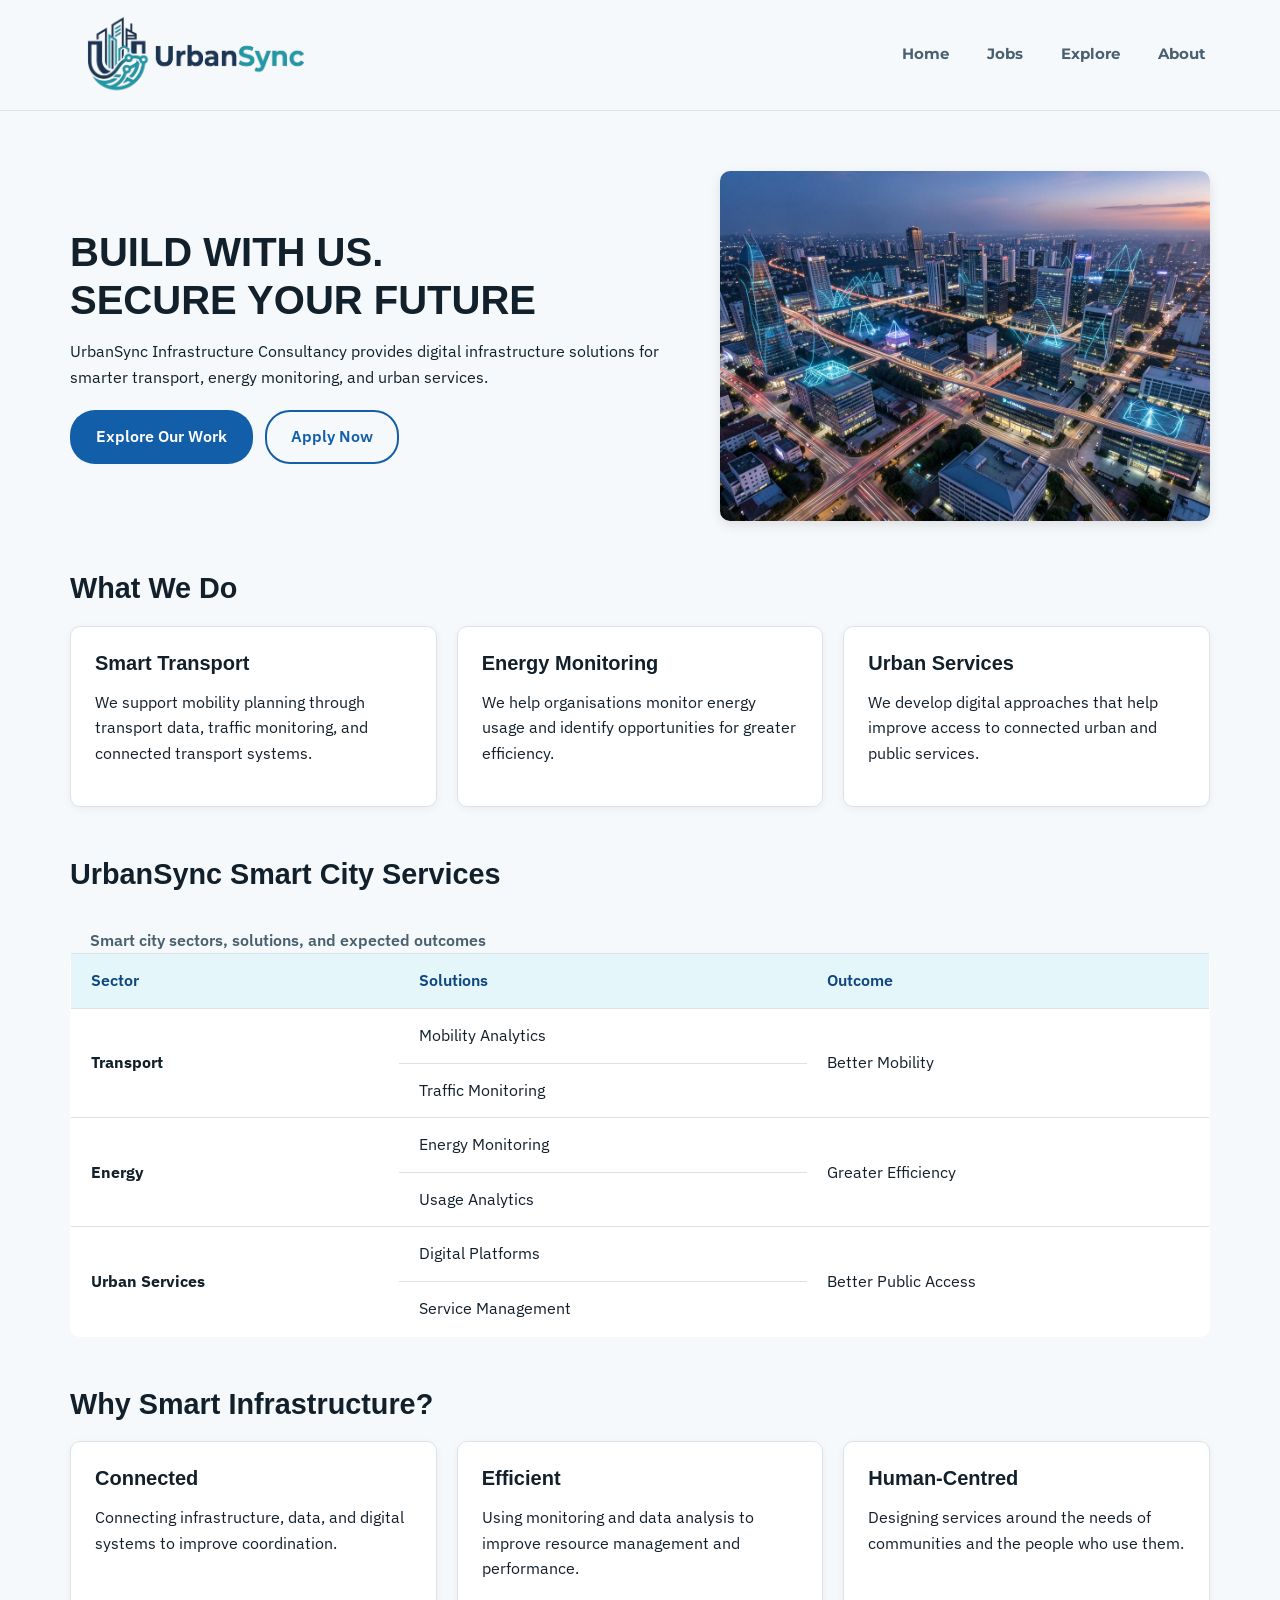
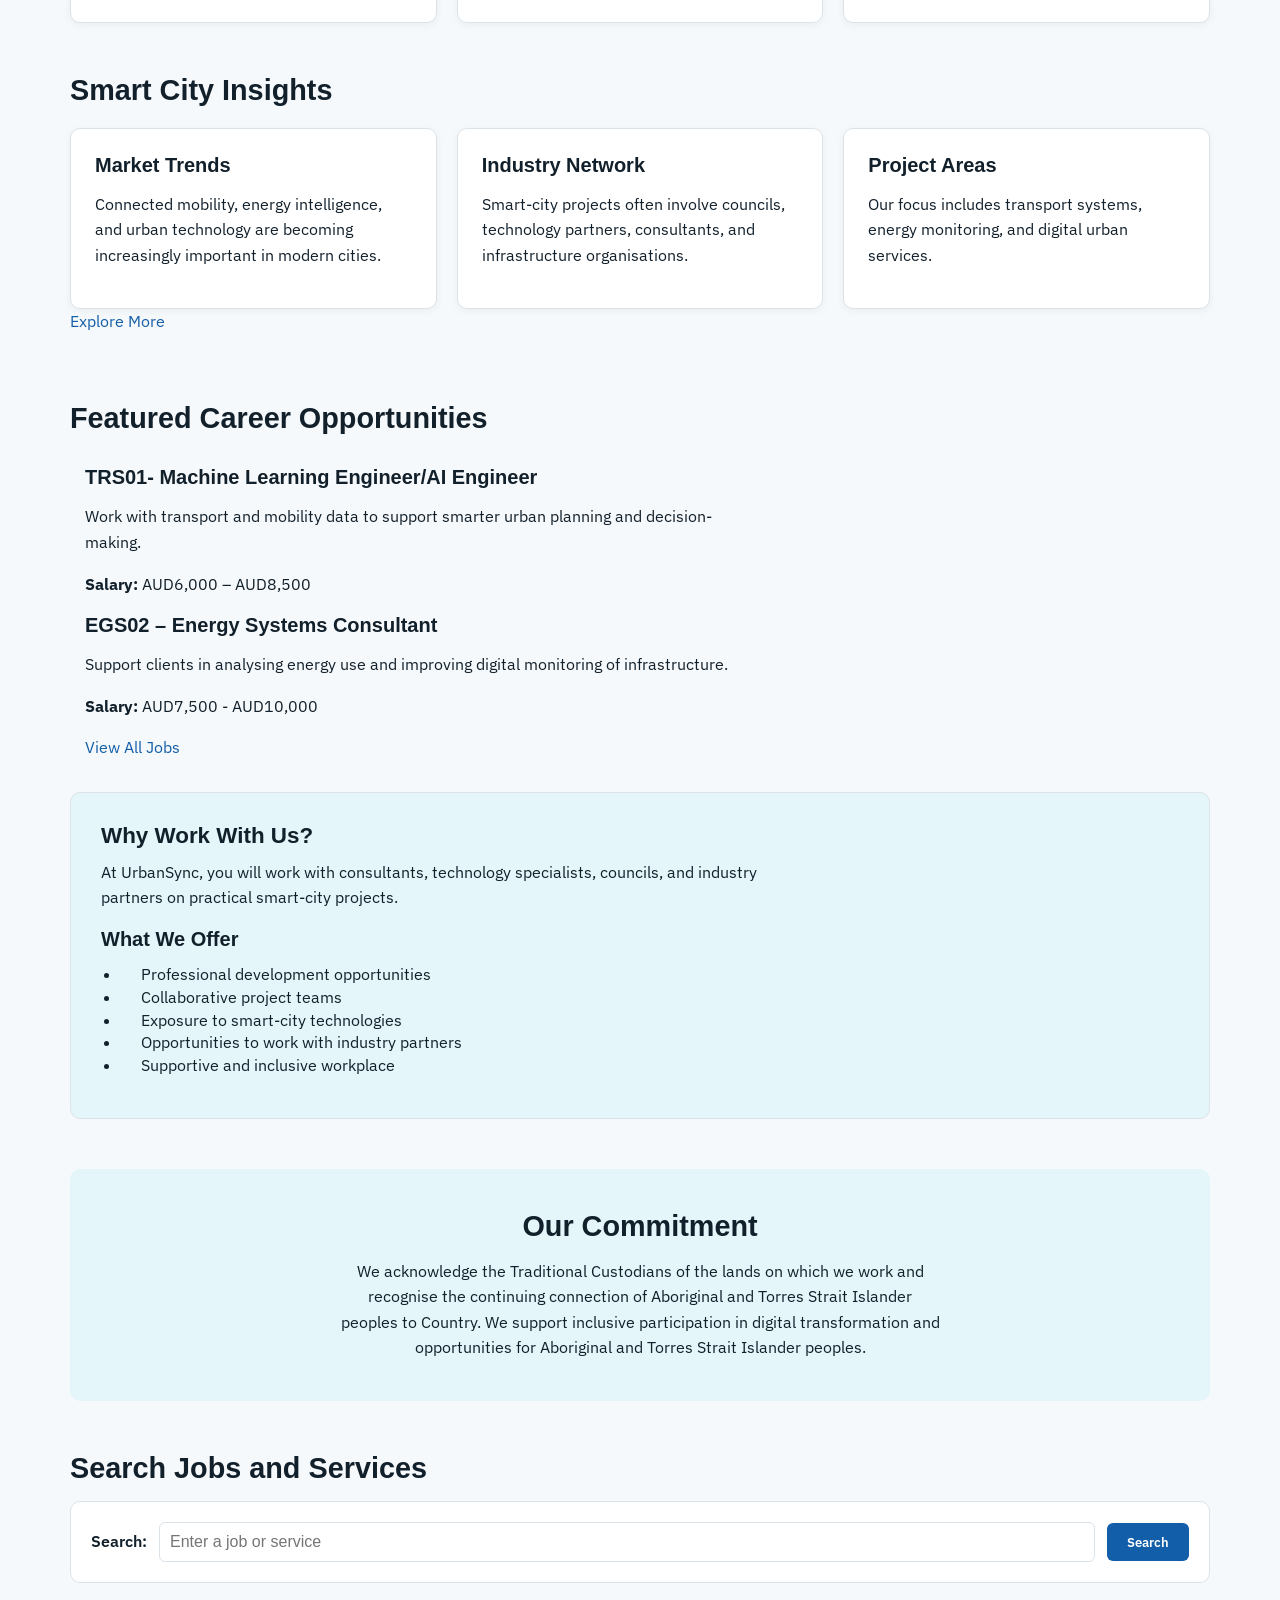
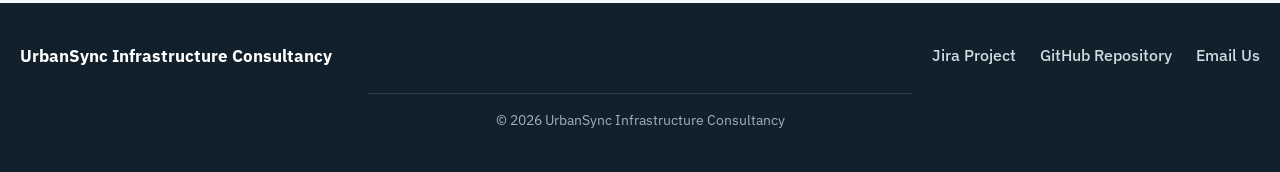
<file: index.html>
<!DOCTYPE html>
<html lang="en">
<head>
    <meta charset="UTF-8">
    <meta name="viewport" content="width=device-width, initial-scale=1">
    <title>UrbanSync Infrastructure Consultancy</title>
    <!-- Main stylesheet -->
    <link rel="stylesheet" href="style.css">
    <!-- embedded CSS -->
    <style>
        .hero_title {
            letter-spacing: 1px;
        }

        .hero-title {
            text-transform: uppercase;
        }

        .services-table {
            margin-top: 20px;
        }
 
        .commitment {
            text-align: center;
        }
    </style>
</head>

<body>

    <!-- ==================== HEADER ==================== -->
    <header>
        <nav class="main-nav" aria-label="Main navigation">
            <a href="index.html">
                <img src="images/logo.png" alt="UrbanSync Logo" style="height: 80px; width: auto; margin-right: 10px;">
            </a>
            <a href="index.html">Home</a>
            <a href="jobs.html">Jobs</a>
            <a href="explore.html">Explore</a>
            <a href="about.html">About</a>
        </nav>
    </header>


    <!-- ==================== MAIN CONTENT ==================== -->
    <main>

        <!-- ==================== HERO SECTION ==================== -->
        <section class="hero">

            <div class="hero-content">

                <h1 class="hero-title">
                    <p>Build With Us. <br>Secure Your Future</p>
                </h1>

                <p>
                    UrbanSync Infrastructure Consultancy provides digital
                    infrastructure solutions for smarter transport, energy
                    monitoring, and urban services.
                </p>

                <div class="hero-buttons">
                    <a href="#" class="explore-btn">Explore Our Work</a>
                    <a href="#" class="apply-btn">Apply Now</a>
                </div>

            </div>

            <figure class="slideshow">
            <div class="slideshow-track">
                <img src="images/smart-city.jpg" alt="Smart city">
                <img src="images/transport.jpeg" alt="Transport system">
                <img src="images/energy.jpeg" alt="Energy monitoring">
            </div>
        </figure>

        </section>


        <!-- ==================== WHAT WE DO ==================== -->
        <section>

            <h2>What We Do</h2>

            <div class="service-cards">

                <article>
                    <h3>Smart Transport</h3>
                    <p>
                        We support mobility planning through transport data,
                        traffic monitoring, and connected transport systems.
                    </p>
                </article>

                <article>
                    <h3>Energy Monitoring</h3>
                    <p>
                        We help organisations monitor energy usage and
                        identify opportunities for greater efficiency.
                    </p>
                </article>

                <article>
                    <h3>Urban Services</h3>
                    <p>
                        We develop digital approaches that help improve
                        access to connected urban and public services.
                    </p>
                </article>

            </div>

        </section>


        <!-- ==================== SERVICES TABLE ==================== -->
        <section>

            <h2>UrbanSync Smart City Services</h2>

            <table class="services-table">

                <caption>
                    Smart city sectors, solutions, and expected outcomes
                </caption>

                <thead>
                    <tr>
                        <th scope="col">Sector</th>
                        <th scope="col">Solutions</th>
                        <th scope="col">Outcome</th>
                    </tr>
                </thead>

                <tbody>

                    <tr>
                        <th scope="row" rowspan="2">
                            Transport
                        </th>

                        <td>Mobility Analytics</td>

                        <td rowspan="2">
                            Better Mobility
                        </td>
                    </tr>

                    <tr>
                        <td>Traffic Monitoring</td>
                    </tr>


                    <tr>
                        <th scope="row" rowspan="2">
                            Energy
                        </th>

                        <td>Energy Monitoring</td>

                        <td rowspan="2">
                            Greater Efficiency
                        </td>
                    </tr>

                    <tr>
                        <td>Usage Analytics</td>
                    </tr>


                    <tr>
                        <th scope="row" rowspan="2">
                            Urban Services
                        </th>

                        <td>Digital Platforms</td>

                        <td rowspan="2">
                            Better Public Access
                        </td>
                    </tr>

                    <tr>
                        <td>Service Management</td>
                    </tr>

                </tbody>

            </table>

        </section>


        <!-- ==================== WHY SMART INFRASTRUCTURE ==================== -->
        <section>

            <h2>Why Smart Infrastructure?</h2>

            <div class="benefit-cards">

                <article>
                    <h3>Connected</h3>
                    <p>
                        Connecting infrastructure, data, and digital systems
                        to improve coordination.
                    </p>
                </article>

                <article>
                    <h3>Efficient</h3>
                    <p>
                        Using monitoring and data analysis to improve
                        resource management and performance.
                    </p>
                </article>

                <article>
                    <h3>Human-Centred</h3>
                    <p>
                        Designing services around the needs of communities
                        and the people who use them.
                    </p>
                </article>

            </div>

        </section>


        <!-- ==================== SMART CITY INSIGHTS ==================== -->
        <section id="explore">

            <h2>Smart City Insights</h2>

            <div class="insight-cards">

                <article>
                    <h3>Market Trends</h3>
                    <p>
                        Connected mobility, energy intelligence, and urban
                        technology are becoming increasingly important in
                        modern cities.
                    </p>
                </article>

                <article>
                    <h3>Industry Network</h3>
                    <p>
                        Smart-city projects often involve councils,
                        technology partners, consultants, and infrastructure
                        organisations.
                    </p>
                </article>

                <article>
                    <h3>Project Areas</h3>
                    <p>
                        Our focus includes transport systems, energy
                        monitoring, and digital urban services.
                    </p>
                </article>

            </div>

            <p>
                <a href="explore.html">Explore More</a>
            </p>

        </section>


        <!-- ==================== FEATURED JOBS ==================== -->
        <section class="careers-section">

            <h2>Featured Career Opportunities</h2>

            <div class="jobs-container">

                <div class="job-list">
                    <article>
                        <h3>TRS01- Machine Learning Engineer/AI Engineer</h3>

                        <p>
                            Work with transport and mobility data to support
                            smarter urban planning and decision-making.
                        </p>

                        <p>
                            <strong>Salary:</strong>  AUD6,000 – AUD8,500
                        </p>
                    </article>

                    <article>
                        <h3>EGS02 – Energy Systems Consultant</h3>

                        <p>
                            Support clients in analysing energy use and improving
                            digital monitoring of infrastructure.
                        </p>

                        <p>
                            <strong>Salary:</strong>  AUD7,500 - AUD10,000
                        </p>
                    </article>

                    <p>
                        <a href="jobs.html">View All Jobs</a>
                    </p>
                </div>

                <aside class="job-aside">
                    <h2>Why Work With Us?</h2>
                    <p>At UrbanSync, you will work with consultants, technology specialists, councils, and industry partners on practical smart-city projects.</p>
                    <h3>What We Offer</h3>
                    <ul>
                        <li>Professional development opportunities</li>
                        <li>Collaborative project teams</li>
                        <li>Exposure to smart-city technologies</li>
                        <li>Opportunities to work with industry partners</li>
                        <li>Supportive and inclusive workplace</li>
                    </ul>
                </aside>

            </div>

        </section>


        <!-- ==================== COMMUNITY COMMITMENT ==================== -->
        <section class="commitment">

            <h2>Our Commitment</h2>

            <p>
                We acknowledge the Traditional Custodians of the lands on
                which we work and recognise the continuing connection of
                Aboriginal and Torres Strait Islander peoples to Country.
                We support inclusive participation in digital transformation
                and opportunities for Aboriginal and Torres Strait Islander
                peoples.
            </p>

        </section>


        <!-- ==================== SEARCH ==================== -->
        <section id="search">

            <h2>Search Jobs and Services</h2>

            <form action="#" method="get">

                <label for="search-box">
                    Search:
                </label>

                <input
                    type="search"
                    id="search-box"
                    name="search"
                    placeholder="Enter a job or service"
                >

                <button type="submit">
                    Search
                </button>

            </form>

        </section>

    </main>


    <!-- ==================== FOOTER ==================== -->
    <footer>

        <p>
            <strong>UrbanSync Infrastructure Consultancy</strong>
        </p>

       

        <nav aria-label="Footer navigation">
            <a href="https://minkhantkyaw3157.atlassian.net/jira/software/projects/UHP/boards/2/backlog?atlOrigin=eyJpIjoiNzYxYjM2ZmIwYTVkNGU5ZWIyMDAyNzI1ZTBjNDgzMmMiLCJwIjoiaiJ9">Jira Project</a>
            <a href="https://github.com/pyaekhantkyaw/G02-Smart-City-Infrastructure-Consultancy.git" target="_blank" rel="noopener noreferrer">GitHub Repository</a>
            <a href="mailto:urbanSync2026@gmail.com">Email Us</a>
        </nav>

        <p>
            &copy; 2026 UrbanSync Infrastructure Consultancy
        </p>

    </footer>


</body>
</html>
</file>
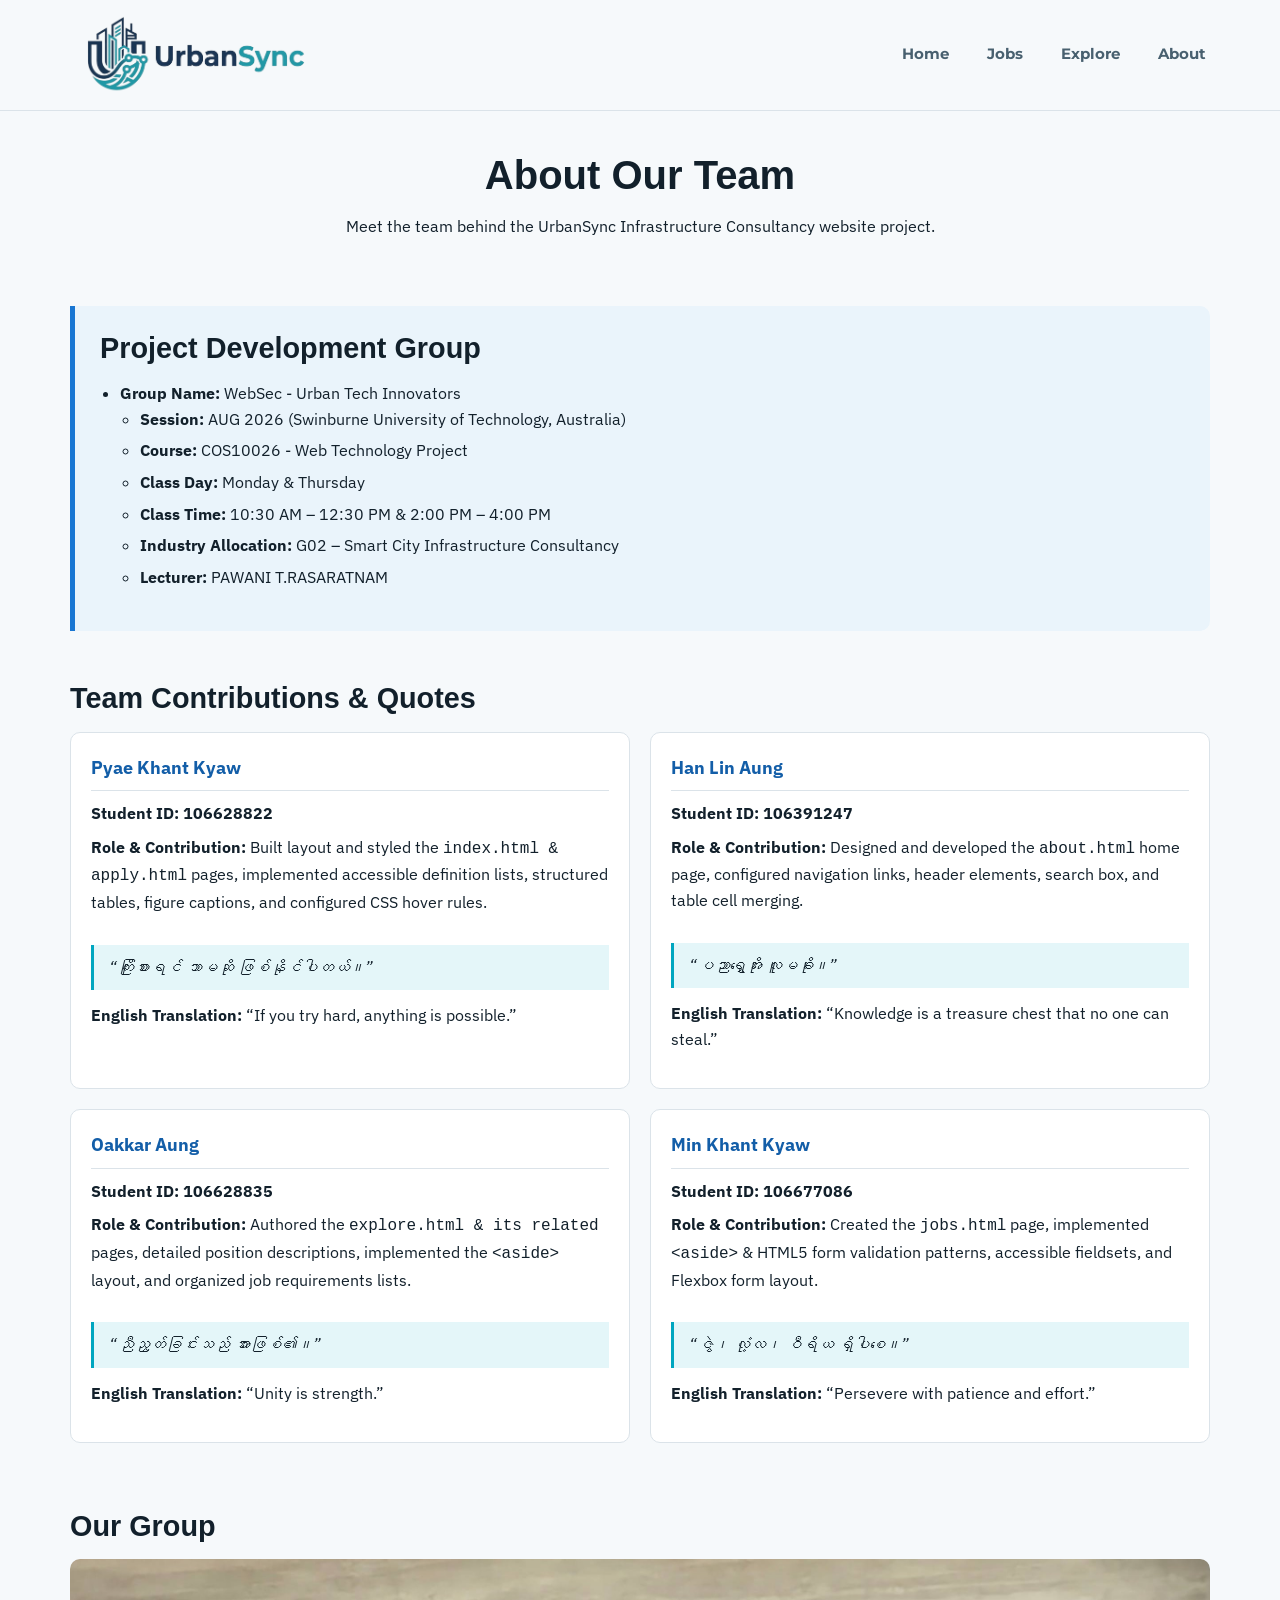
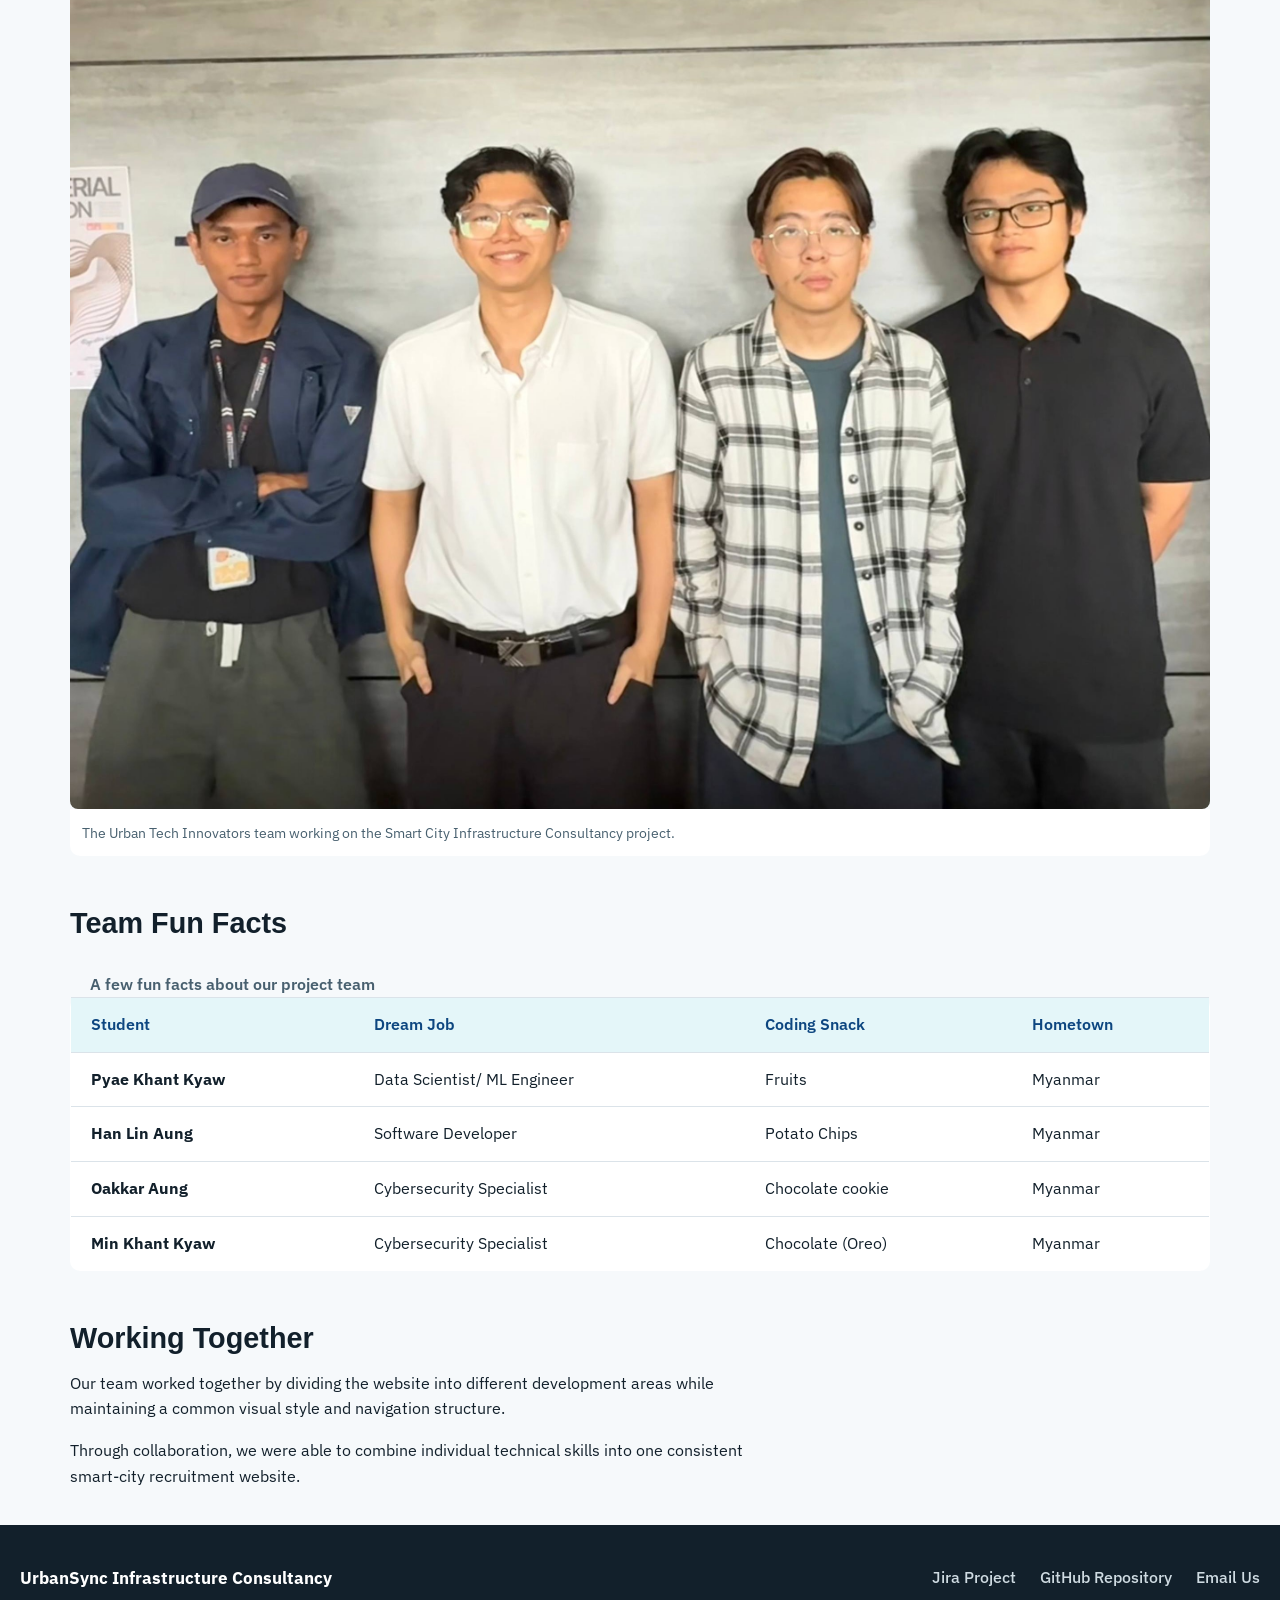
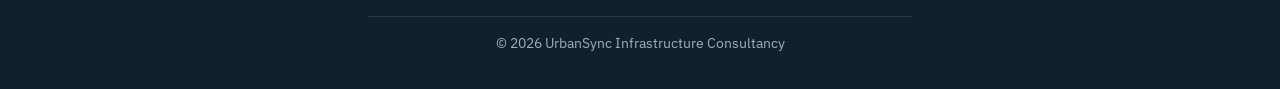
<file: about.html>
<!DOCTYPE html>
<html lang="en">
<head>
    <meta charset="UTF-8">
    <meta name="viewport" content="width=device-width, initial-scale=1.0">
    <title>About Our Team | UrbanSync Infrastructure Consultancy</title>
    <link rel="stylesheet" href="style.css">
    <style>
        .about-intro {
            text-align: center;
        }
        .group-info {
            background-color: #eaf4fb;
            border-left: 5px solid #1976d2;
        }
        .member-id {
            font-weight: bold;
        }
    </style>
</head>
<body>
    <!-- ==================== HEADER ==================== -->
    <header>
        <nav class="main-nav" aria-label="Main navigation">
            <a href="index.html">
                <img src="images/logo.png" alt="UrbanSync Logo" style="height: 80px; width: auto; margin-right: 10px;">
            </a>
            <a href="index.html">Home</a>
            <a href="jobs.html">Jobs</a>
            <a href="explore.html">Explore</a>
            <a href="about.html">About</a>
        </nav>
    </header>

    <!-- ==================== MAIN CONTENT ==================== -->
    <main>
        <!-- ==================== INTRODUCTION ==================== -->
        <section class="about-intro">
            <h1>About Our Team</h1>
            <p>Meet the team behind the UrbanSync Infrastructure Consultancy website project.</p>
        </section>

        <!-- ==================== GROUP INFORMATION ==================== -->
        <section class="group-info">
            <h2>Project Development Group</h2>
            <ul>
                <li>
                    <strong>Group Name:</strong> WebSec - Urban Tech Innovators
                    <ul>
                        <li><strong>Session:</strong> AUG 2026 (Swinburne University of Technology, Australia)</li>
                        <li><strong>Course:</strong> COS10026 - Web Technology Project</li>
                        <li><strong>Class Day:</strong> Monday & Thursday</li>
                        <li><strong>Class Time:</strong> 10:30 AM – 12:30 PM & 2:00 PM – 4:00 PM</li>
                        <li><strong>Industry Allocation:</strong> G02 – Smart City Infrastructure Consultancy</li>
                        <li><strong>Lecturer:</strong> PAWANI T.RASARATNAM</li>
                    </ul>
                </li>
            </ul>
        </section>

        <!-- ==================== TEAM CONTRIBUTIONS ==================== -->
 <!-- ==================== TEAM CONTRIBUTIONS ==================== -->
        <section>
            <h2>Team Contributions &amp; Quotes</h2>
            <dl class="team-contributions">
                
                <!-- Pyae Khant Kyaw -->
                <div class="team-card">
                    <dt>
                        <a href="https://www.linkedin.com/in/pyae-khant-kyaw-591726390/" target="_blank" rel="noopener">
                        <strong>Pyae Khant Kyaw</strong>
                        </a>
                    </dt>
                    <dd>
                        <span class="member-id">Student ID: 106628822</span>
                        <p><strong>Role &amp; Contribution:</strong> Built layout and styled the <code>index.html & apply.html</code> pages, implemented accessible definition lists, structured tables, figure captions, and configured CSS hover rules.</p>
                        <blockquote>“ကြိုးစားရင် ဘာမဆို ဖြစ်နိုင်ပါတယ်။”</blockquote>
                        <p><strong>English Translation:</strong> “If you try hard, anything is possible.”</p>
                    </dd>
                </div>

                <!-- Han Lin Aung -->
                <div class="team-card">
                    <dt><a href="https://www.linkedin.com/in/han-lin-aung-30025931a/" target="_blank" rel="noopener">
                        <strong>Han Lin Aung</strong>
                    </a></dt>
                    <dd>
                        <span class="member-id">Student ID: 106391247</span>
                        <p><strong>Role &amp; Contribution:</strong> Designed and developed the <code>about.html</code> home page, configured navigation links, header elements, search box, and table cell merging.</p>
                        <blockquote>“ပညာရွှေအိုး လူမခိုး။”</blockquote>
                        <p><strong>English Translation:</strong> “Knowledge is a treasure chest that no one can steal.”</p>
                    </dd>
                </div>

                <!-- Oakkar Aung -->
                <div class="team-card">
                    <dt><a href="https://www.linkedin.com/in/oakkar-aung-b70077332/" target="_blank" rel="noopener">
                        <strong>Oakkar Aung</strong>
                    </a></dt>
                    <dd>
                        <span class="member-id">Student ID: 106628835</span>
                        <p><strong>Role &amp; Contribution:</strong> Authored the <code>explore.html & its related</code> pages, detailed position descriptions, implemented the <code>&lt;aside&gt;</code> layout, and organized job requirements lists.</p>
                        <blockquote>“ညီညွတ်ခြင်းသည် အားဖြစ်၏။”</blockquote>
                        <p><strong>English Translation:</strong> “Unity is strength.”</p>
                    </dd>
                </div>

                <!-- Min Khant Kyaw -->
                <div class="team-card">
                    <dt><a href="https://www.linkedin.com/in/min-khant-kyaw-52973a392/" target="_blank" rel="noopener">
                        <strong>Min Khant Kyaw</strong>
                    </a></dt>
                    <dd>
                       <span class="member-id">Student ID: 106677086</span>
                        <p><strong>Role &amp; Contribution:</strong> Created the <code>jobs.html</code> page, implemented <code>&lt;aside&gt;</code> & HTML5 form validation patterns, accessible fieldsets, and Flexbox form layout.</p>
                        <blockquote>“ဇွဲ၊ လုံ့လ၊ ဝီရိယ ရှိပါစေ။”</blockquote>
                        <p><strong>English Translation:</strong> “Persevere with patience and effort.”</p>
                    </dd>
                </div>

            </dl>
        </section>

        <!-- ==================== GROUP PHOTO ==================== -->
        <section>
            <h2>Our Group</h2>
            <figure class="group-photo">
                <img src="images/group_photo.jpg" alt="The Urban Tech Innovators group members" title="Left to Right: Min Khant Kyaw, Pyae Khant Kyaw, Han Lin Aung, Oakkar Aung">
                <figcaption>The Urban Tech Innovators team working on the Smart City Infrastructure Consultancy project.</figcaption>
            </figure>
        </section>

        <!-- ==================== FUN FACTS ==================== -->
        <section>
            <h2>Team Fun Facts</h2>
            <table class="fun-facts-table">
                <caption>A few fun facts about our project team</caption>
                <thead>
                    <tr>
                        <th scope="col">Student</th>
                        <th scope="col">Dream Job</th>
                        <th scope="col">Coding Snack</th>
                        <th scope="col">Hometown</th>
                    </tr>
                </thead>
                <tbody>
                    <tr>
                        <th scope="row">Pyae Khant Kyaw</th>
                        <td>Data Scientist/ ML Engineer</td>
                        <td>Fruits</td>
                        <td>Myanmar</td>
                    </tr>
                    <tr>
                        <th scope="row">Han Lin Aung</th>
                        <td>Software Developer</td>
                        <td>Potato Chips</td>
                        <td>Myanmar</td>
                    </tr>
                    <tr>
                        <th scope="row">Oakkar Aung</th>
                        <td>Cybersecurity Specialist</td>
                        <td>Chocolate cookie</td>
                        <td>Myanmar</td>
                    </tr>
                    <tr>
                        <th scope="row">Min Khant Kyaw</th>
                        <td>Cybersecurity Specialist</td>
                        <td>Chocolate (Oreo)</td>
                        <td>Myanmar</td>
                    </tr>
                </tbody>
            </table>
        </section>

        <!-- ==================== TEAM MESSAGE ==================== -->
        <section>
            <h2>Working Together</h2>
            <p>Our team worked together by dividing the website into different development areas while maintaining a common visual style and navigation structure.</p>
            <p>Through collaboration, we were able to combine individual technical skills into one consistent smart-city recruitment website.</p>
        </section>
    </main>

    <!-- ==================== FOOTER ==================== -->
    <footer>
        <p><strong>UrbanSync Infrastructure Consultancy</strong></p>
        <nav class="footer-nav" aria-label="Footer navigation">
            <a href="https://minkhantkyaw3157.atlassian.net/jira/software/projects/UHP/boards/2/backlog?atlOrigin=eyJpIjoiNzYxYjM2ZmIwYTVkNGU5ZWIyMDAyNzI1ZTBjNDgzMmMiLCJwIjoiaiJ9">Jira Project</a>
            <a href="https://github.com/pyaekhantkyaw/G02-Smart-City-Infrastructure-Consultancy.git" target="_blank" rel="noopener noreferrer">GitHub Repository</a>
            <a href="mailto:urbanSync2026@gmail.com">Email Us</a>
        </nav>
        <p>&copy; 2026 UrbanSync Infrastructure Consultancy</p>
    </footer>
</body>
</html>
</file>
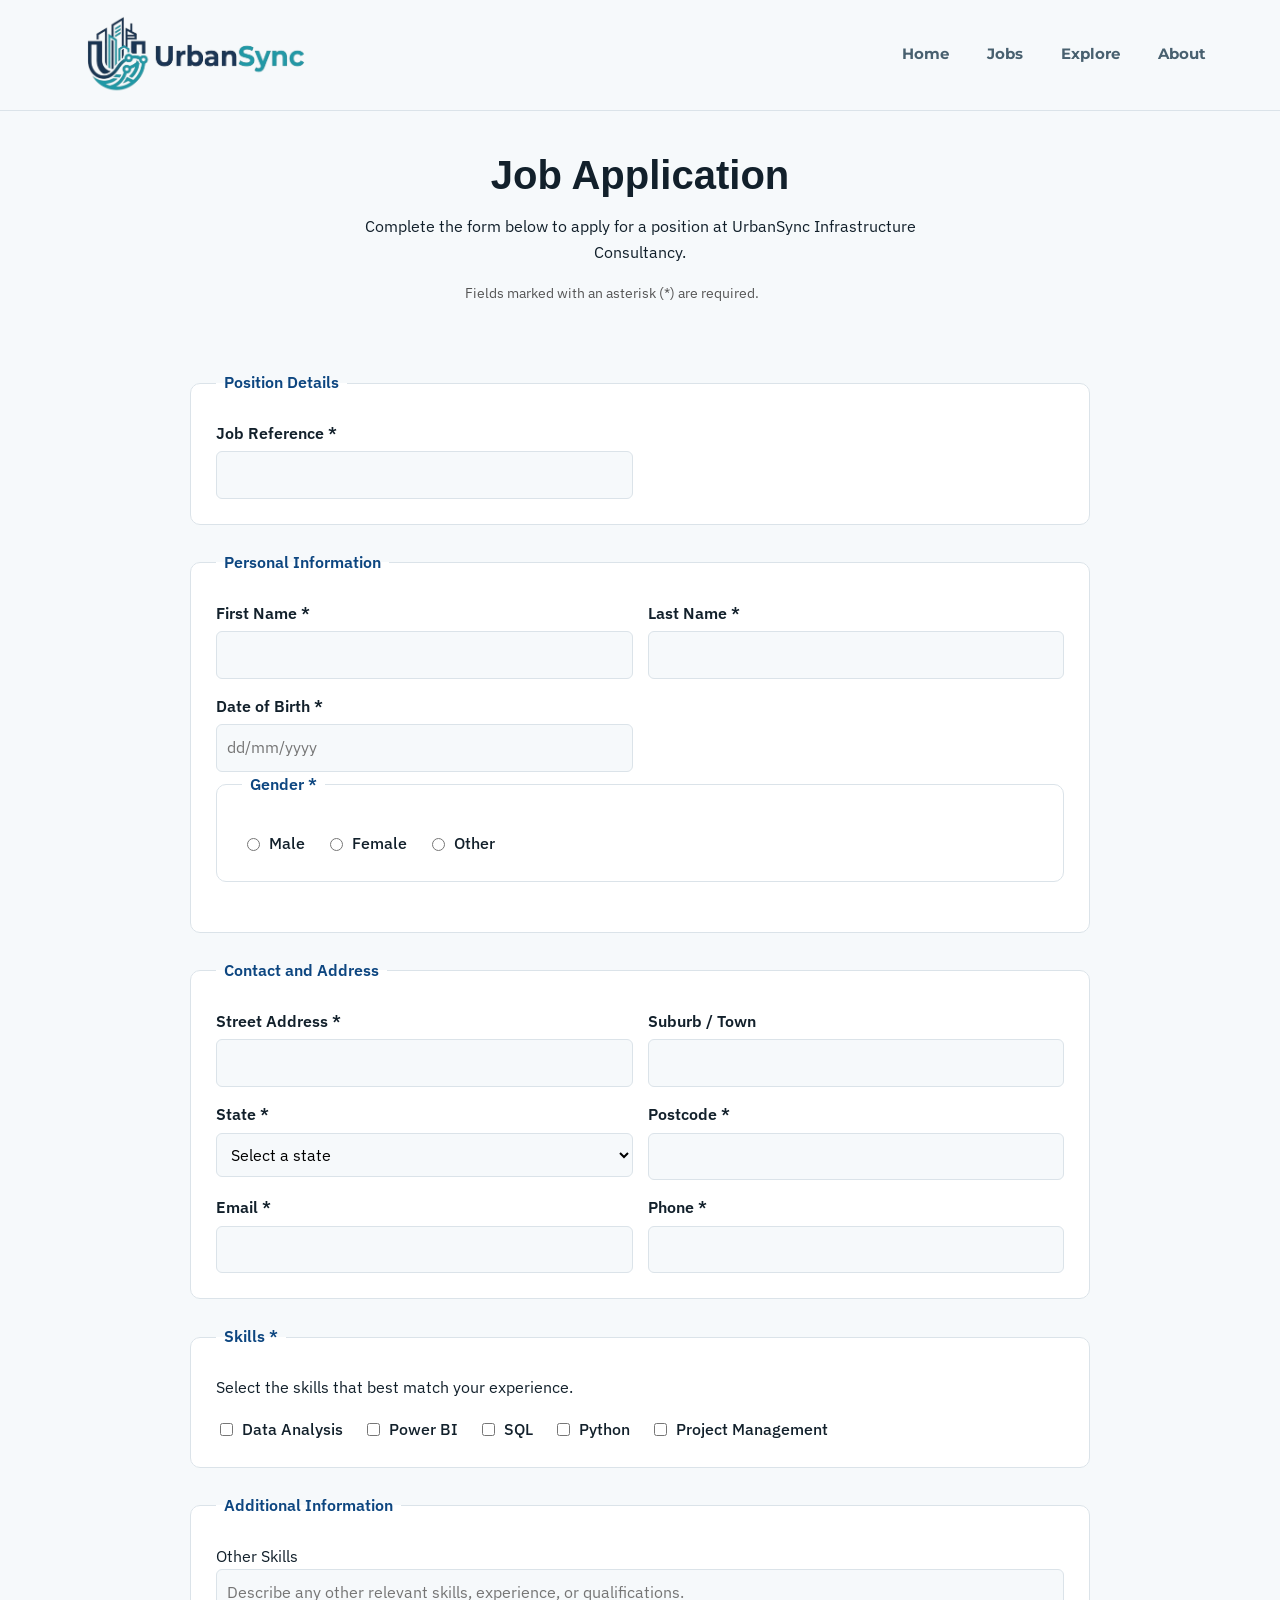
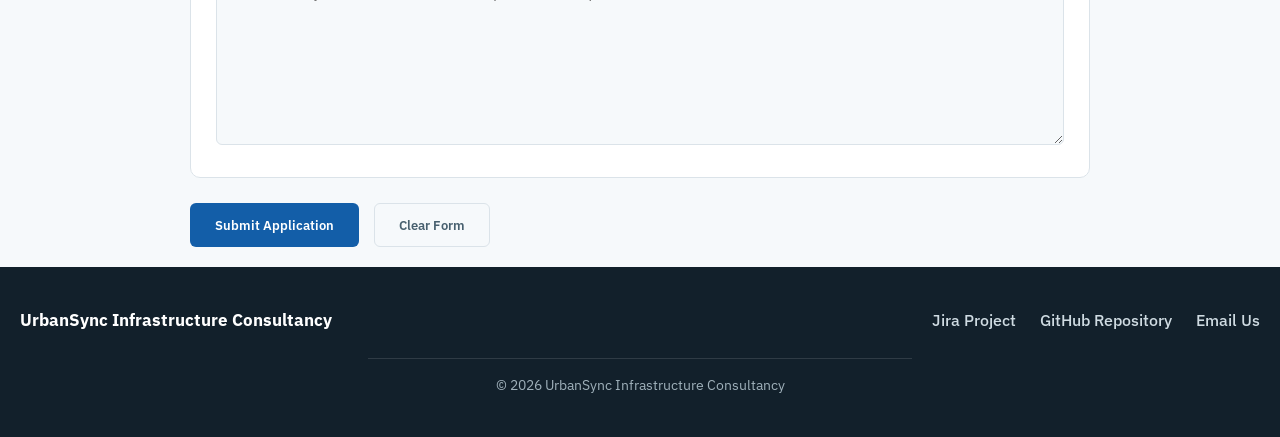
<file: apply.html>
<!DOCTYPE html>
<html lang="en">
<head>
    <meta charset="UTF-8">
    <meta name="viewport" content="width=device-width, initial-scale=1.0">
    <title>Apply for a Position | UrbanSync Infrastructure Consultancy</title>
    <link rel="stylesheet" href="style.css">
    <style>
        .application-intro {
            text-align: center;
        }
        .application-form {
            max-width: 900px;
            margin: 0 auto;
        }
        .form-note {
            font-size: 0.9rem;
            color: #555555;
        }
    </style>
</head>
<body>
    <!-- ==================== HEADER ==================== -->
    <header>
        <nav class="main-nav" aria-label="Main navigation">
            <a href="index.html">
                <img src="images/logo.png" alt="UrbanSync Logo" style="height: 80px; width: auto; margin-right: 10px;">
            </a>
            <a href="index.html">Home</a>
            <a href="jobs.html">Jobs</a>
            <a href="explore.html">Explore</a>
            <a href="about.html">About</a>
        </nav>
    </header>
    <!-- ==================== Audio ==================== -->
    <audio id="submit-sound" src="apply.wav" preload="auto"></audio>
    <!-- ==================== MAIN CONTENT ==================== -->
    <main>
        <!-- Page Introduction -->
        <section class="application-intro">
            <h1>Job Application</h1>
            <p>Complete the form below to apply for a position at UrbanSync Infrastructure Consultancy.</p>
            <p class="form-note">Fields marked with an asterisk (*) are required.</p>
        </section>

        <!-- ==================== APPLICATION FORM ==================== -->
        <section>
            <form class="application-form" action="https://mercury.swin.edu.au/it000000/formtest.php" method="post" onsubmit="document.getElementById('submit-sound').play();">
                <!-- ==================== JOB INFORMATION ==================== -->
                <fieldset>
                    <legend>Position Details</legend>
                    <div class="form-grid">
                        <div>
                            <label for="job-reference">Job Reference *</label>
                            <input type="text" id="job-reference" name="job-reference" maxlength="5" pattern="(?i)(TRS01|EGS02)" title="Enter exactly 5 letters or numbers." required>
                        </div>
                    </div>
                </fieldset>

                <!-- ==================== PERSONAL INFORMATION ==================== -->
                <fieldset>
                    <legend>Personal Information</legend>
                    <div class="form-grid">
                        <div>
                            <label for="first-name">First Name *</label>
                            <input type="text" id="first-name" name="first-name" maxlength="20" pattern="[A-Za-z]+" title="First name must contain letters only." required>
                        </div>
                        <div>
                            <label for="last-name">Last Name *</label>
                            <input type="text" id="last-name" name="last-name" maxlength="20" pattern="[A-Za-z]+" title="Last name must contain letters only." required>
                        </div>
                        <div>
                            <label for="dob">Date of Birth *</label>
                            <input type="text" id="dob" name="dob" placeholder="dd/mm/yyyy" pattern="(0[1-9]|[12][0-9]|3[01])/(0[1-9]|1[0-2])/[0-9]{4}" title="Enter date in dd/mm/yyyy format." required>
                        </div>
                    </div>

                    <!-- Gender -->
                    <fieldset>
                        <legend>Gender *</legend>
                        <div class="radio-group">
                            <label><input type="radio" name="gender" value="male" required> Male</label>
                            <label><input type="radio" name="gender" value="female"> Female</label>
                            <label><input type="radio" name="gender" value="other"> Other</label>
                        </div>
                    </fieldset>
                </fieldset>

                <!-- ==================== ADDRESS INFORMATION ==================== -->
                <fieldset>
                    <legend>Contact and Address</legend>
                    <div class="form-grid">
                        <div>
                            <label for="street-address">Street Address *</label>
                            <input type="text" id="street-address" name="street-address" maxlength="40" required>
                        </div>
                        <div>
                            <label for="suburb">Suburb / Town </label>
                            <input type="text" id="suburb" name="suburb" maxlength="40">
                        </div>
                        <div>
                            <label for="state">State *</label>
                            <select id="state" name="state" required>
                                <option value="">Select a state</option>
                                <option value="VIC">VIC (Victoria)</option>
                                <option value="NSW">NSW (New South Wales)</option>
                                <option value="QLD">QLD (Queensland)</option>
                                <option value="NT">NT (Northern Territory)</option>
                                <option value="WA">WA (Western Australia)</option>
                                <option value="SA">SA (South Australia)</option>
                                <option value="TAS">TAS (Tasmania)</option>
                                <option value="ACT">ACT (Australian Capital Territory)</option>
                            </select>
                        </div>
                        <div>
                            <label for="postcode">Postcode *</label>
                            <input type="text" id="postcode" name="postcode" maxlength="4" pattern="[0-9]{4}" title="Postcode must contain exactly 4 digits." required>
                        </div>
                        <div>
                            <label for="email">Email *</label>
                            <input type="email" id="email" name="email" required>
                        </div>
                        <div>
                            <label for="phone">Phone *</label>
                            <input type="tel" id="phone" name="phone" pattern="[0-9]{8,12}" title="Phone number must contain 8 to 12 digits." required>
                        </div>
                    </div>
                </fieldset>

                <!-- ==================== SKILLS ==================== -->
                <fieldset>
                    <legend>Skills *</legend>
                    <p>Select the skills that best match your experience.</p>
                    <div class="checkbox-group">
                        <label><input type="checkbox" name="skills[]" value="data-analysis"> Data Analysis</label>
                        <label><input type="checkbox" name="skills[]" value="power-bi"> Power BI</label>
                        <label><input type="checkbox" name="skills[]" value="sql"> SQL</label>
                        <label><input type="checkbox" name="skills[]" value="python"> Python</label>
                        <label><input type="checkbox" name="skills[]" value="project-management"> Project Management</label>
                    </div>
                </fieldset>

                <!-- ==================== OTHER SKILLS ==================== -->
                <fieldset>
                    <legend>Additional Information</legend>
                    <label for="other-skills">Other Skills</label>
                    <textarea id="other-skills" name="other-skills" rows="6" placeholder="Describe any other relevant skills, experience, or qualifications."></textarea>
                </fieldset>

                <!-- ==================== FORM BUTTONS ==================== -->
                <div class="form-buttons">
                    <button type="submit" >Submit Application</button>
                    <button type="reset">Clear Form</button>
                </div>
            </form>
        </section>
    </main>

    <!-- ==================== FOOTER ==================== -->
    <footer>
        <p><strong>UrbanSync Infrastructure Consultancy</strong></p>
        <nav class="footer-nav" aria-label="Footer navigation">
            <a href="https://minkhantkyaw3157.atlassian.net/jira/software/projects/UHP/boards/2/backlog?atlOrigin=eyJpIjoiNzYxYjM2ZmIwYTVkNGU5ZWIyMDAyNzI1ZTBjNDgzMmMiLCJwIjoiaiJ9">Jira Project</a>
            <a href="https://github.com/pyaekhantkyaw/G02-Smart-City-Infrastructure-Consultancy.git" target="_blank" rel="noopener noreferrer">GitHub Repository</a>
            <a href="mailto:urbanSync2026@gmail.com">Email Us</a>
        </nav>
        <p>&copy; 2026 UrbanSync Infrastructure Consultancy</p>
    </footer>
</body>
</html>
</file>
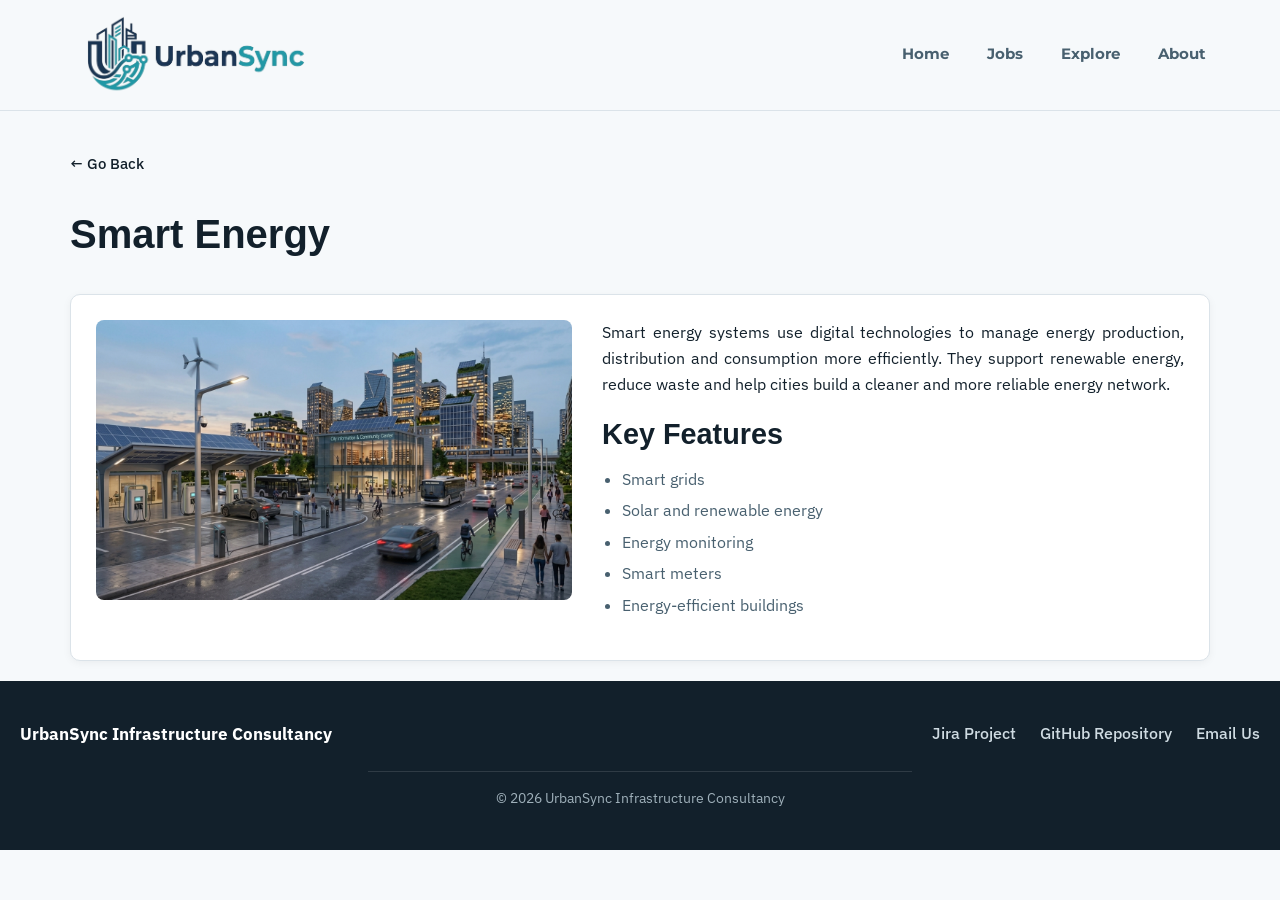
<file: energy.html>
<!DOCTYPE html>
<html lang="en">
    
<head>
    <meta charset="UTF-8">
    <meta name="viewport" content="width=device-width, initial-scale=1.0">

    <title>Energy | UrbanSync</title>

    <link rel="stylesheet" href="style.css">
</head>

<body>

    <header>
        <nav aria-label="Main navigation">

            <a href="index.html">
                <img src="images/logo.png" alt="UrbanSync Logo"
                style="height: 80px; width: auto; margin-right: 10px;">
            </a>
            <a href="index.html">Home</a>
            <a href="jobs.html">Jobs</a>
            <a href="explore.html">Explore</a>
            <a href="about.html">About</a>

        </nav>
    </header>


    <main>

        <section class="detail-section">
            <!-- GO BACK BUTTON -->
            <a href="explore.html" class="back-btn">&larr; Go Back</a>

            <h1 style="
            text-align: left; 
            font-size: 2.5em; 
            margin-bottom: 1rem;"
            >
                Smart Energy
            </h1>

            <div class="detail-container">

                <img
                    src="images/energy.jpeg"
                    alt="Smart energy infrastructure with renewable energy"
                    class="detail-image"
                >

                <div class="detail-content">

                    <p class="detail-description">
                        Smart energy systems use digital technologies to manage energy production, distribution and consumption more efficiently. They support renewable energy, reduce waste and help cities build a cleaner and more reliable energy network.
                    </p>

                    <h2 class="detail-heading">
                        Key Features
                    </h2>

                    <ul class="detail-list">
                        <li>Smart grids</li>
                        <li>Solar and renewable energy</li>
                        <li>Energy monitoring</li>
                        <li>Smart meters</li>
                        <li>Energy-efficient buildings</li>
                    </ul>

                </div>

            </div>

        </section>

    </main>


    <footer>

        <p>
            <strong>UrbanSync Infrastructure Consultancy</strong>
        </p>

        <nav aria-label="Footer navigation">
            <a href="https://minkhantkyaw3157.atlassian.net/jira/software/projects/UHP/boards/2/backlog?atlOrigin=eyJpIjoiNzYxYjM2ZmIwYTVkNGU5ZWIyMDAyNzI1ZTBjNDgzMmMiLCJwIjoiaiJ9">Jira Project</a>
            <a href="https://github.com/pyaekhantkyaw/G02-Smart-City-Infrastructure-Consultancy.git" target="_blank" rel="noopener noreferrer">GitHub Repository</a>
            <a href="mailto:urbanSync2026@gmail.com">Email Us</a>
        </nav>

        <p>
            &copy; 2026 UrbanSync Infrastructure Consultancy
        </p>

    </footer>

</body>
</html>
</file>
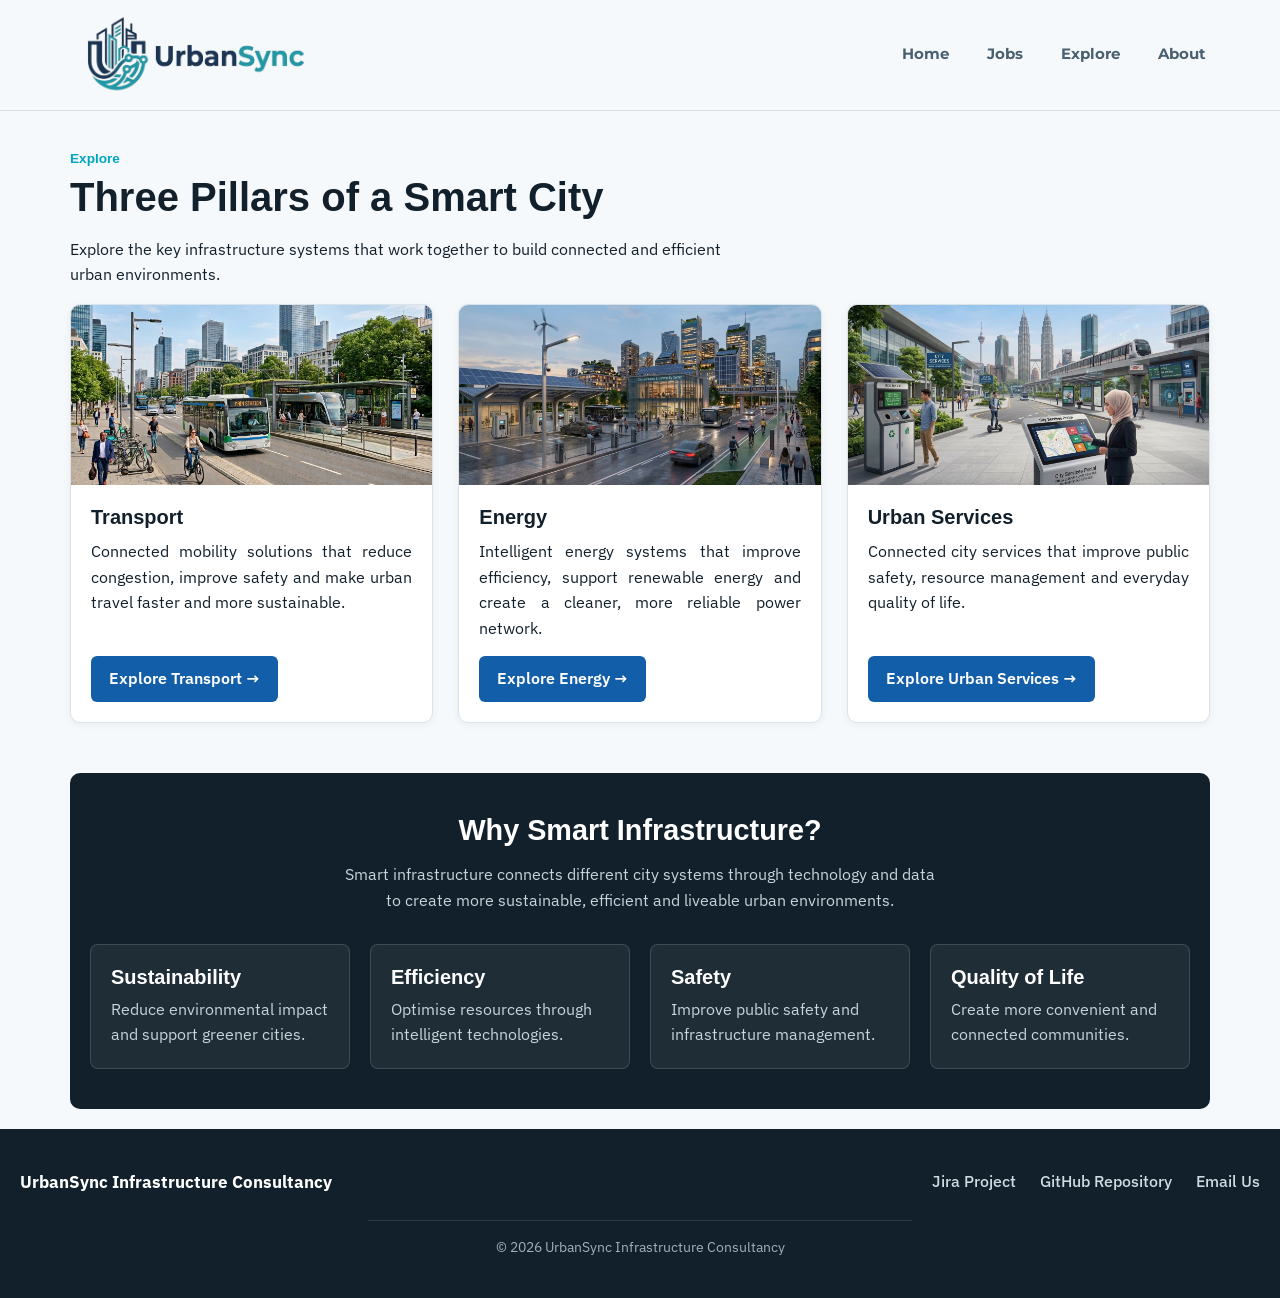
<file: explore.html>
<!DOCTYPE html>
<html lang="en">
<head>
    <meta charset="UTF-8">
    <meta name="viewport" content="width=device-width, initial-scale=1.0">
    <title>Explore | UrbanSync</title>
    <link rel="stylesheet" href="style.css">
</head>

<body>

    <!-- ================= NAVBAR ================= -->

    <header>
        <nav aria-label="Main navigation">

            <a href="index.html">
                <img src="images/logo.png" alt="UrbanSync Logo"
                style="height: 80px; width: auto; margin-right: 10px;">
            </a>
            <a href="index.html">Home</a>
            <a href="jobs.html">Jobs</a>
            <a href="explore.html">Explore</a>
            <a href="about.html">About</a>

        </nav>
    </header>

    <!-- ================= INFRASTRUCTURE SECTION ================= -->

    <main>

        <section class="section">

                <h3 style="
                    color: var(--color-accent);
                    font-weight: 600;
                    font-size: 0.85rem;
                    margin-bottom: 0.4em;">Explore
                </h3>

                <h2 style="
                    font-size: 2.5em;
                    margin-bottom: 1rem;
                ">
                    Three Pillars of a Smart City
                </h2>

                <p>
                    Explore the key infrastructure systems that work together
                    to build connected and efficient urban environments.
                </p>

            <div class="cards">


                <!-- ================= TRANSPORT CARD ================= -->

                <article class="card">

                    <div class="card-image">

                        <img
                            src="images/transport.jpeg"
                            alt="Smart transportation infrastructure"
                        >

                    </div>

                    <div class="card-content">

                        <h3>Transport</h3>

                        <p>
                            Connected mobility solutions that reduce congestion,
                            improve safety and make urban travel faster and more
                            sustainable.
                        </p>

                        <a
                            href="transport.html"
                            class="explore-btn"
                        >
                            Explore Transport →
                        </a>

                    </div>

                </article>


                <!-- ================= ENERGY CARD ================= -->

                <article class="card">

                    <div class="card-image">

                        <img
                            src="images/energy.jpeg"
                            alt="Smart energy infrastructure"
                        >

                    </div>

                    <div class="card-content">

                        <h3>Energy</h3>

                        <p>
                            Intelligent energy systems that improve efficiency,
                            support renewable energy and create a cleaner,
                            more reliable power network.
                        </p>

                        <a
                            href="energy.html"
                            class="explore-btn"
                        >
                            Explore Energy →
                        </a>

                    </div>

                </article>


                <!-- ================= URBAN SERVICES CARD ================= -->

                <article class="card">

                    <div class="card-image">

                        <img
                            src="images/urban_services.jpeg"
                            alt="Smart urban services"
                        >

                    </div>

                    <div class="card-content">

                        <h3>Urban Services</h3>

                        <p>
                            Connected city services that improve public safety,
                            resource management and everyday quality of life.
                        </p>

                        <a
                            href="urbanservices.html"
                            class="explore-btn"
                        >
                            Explore Urban Services →
                        </a>

                    </div>

                </article>

            </div>

        </section>


        <!-- ================= WHY SMART INFRASTRUCTURE ================= -->

        <section class="info-banner">
            <h2 class="info-banner-title">
                Why Smart Infrastructure?
            </h2>

            <p class="info-banner-text">
                Smart infrastructure connects different city systems
                through technology and data to create more sustainable,
                efficient and liveable urban environments.
            </p>


            <div class="feature-grid">

                <div class="feature-card">
                    <h3 class="feature-title">
                        Sustainability
                    </h3>

                    <p class="feature-text">
                        Reduce environmental impact and support greener cities.
                    </p>
                </div>


                <div class="feature-card">
                    <h3 class="feature-title">
                        Efficiency
                    </h3>

                    <p class="feature-text">
                        Optimise resources through intelligent technologies.
                    </p>
                </div>


                <div class="feature-card">
                    <h3 class="feature-title">
                        Safety
                    </h3>

                    <p class="feature-text">
                        Improve public safety and infrastructure management.
                    </p>
                </div>


                <div class="feature-card">
                    <h3 class="feature-title">
                        Quality of Life
                    </h3>

                    <p class="feature-text">
                        Create more convenient and connected communities.
                    </p>
                </div>

            </div>

        </section>

    </main>


    <!-- ================= FOOTER ================= -->

    <footer>

        <p>
            <strong>UrbanSync Infrastructure Consultancy</strong>
        </p>


        <nav aria-label="Footer navigation">
            <a href="https://minkhantkyaw3157.atlassian.net/jira/software/projects/UHP/boards/2/backlog?atlOrigin=eyJpIjoiNzYxYjM2ZmIwYTVkNGU5ZWIyMDAyNzI1ZTBjNDgzMmMiLCJwIjoiaiJ9">Jira Project</a>
            <a href="https://github.com/pyaekhantkyaw/G02-Smart-City-Infrastructure-Consultancy.git" target="_blank" rel="noopener noreferrer">GitHub Repository</a>
            <a href="mailto:urbanSync2026@gmail.com">Email Us</a>
        </nav>

        <p>
            &copy; 2026 UrbanSync Infrastructure Consultancy
        </p>

    </footer>

</body>

</html>
</file>
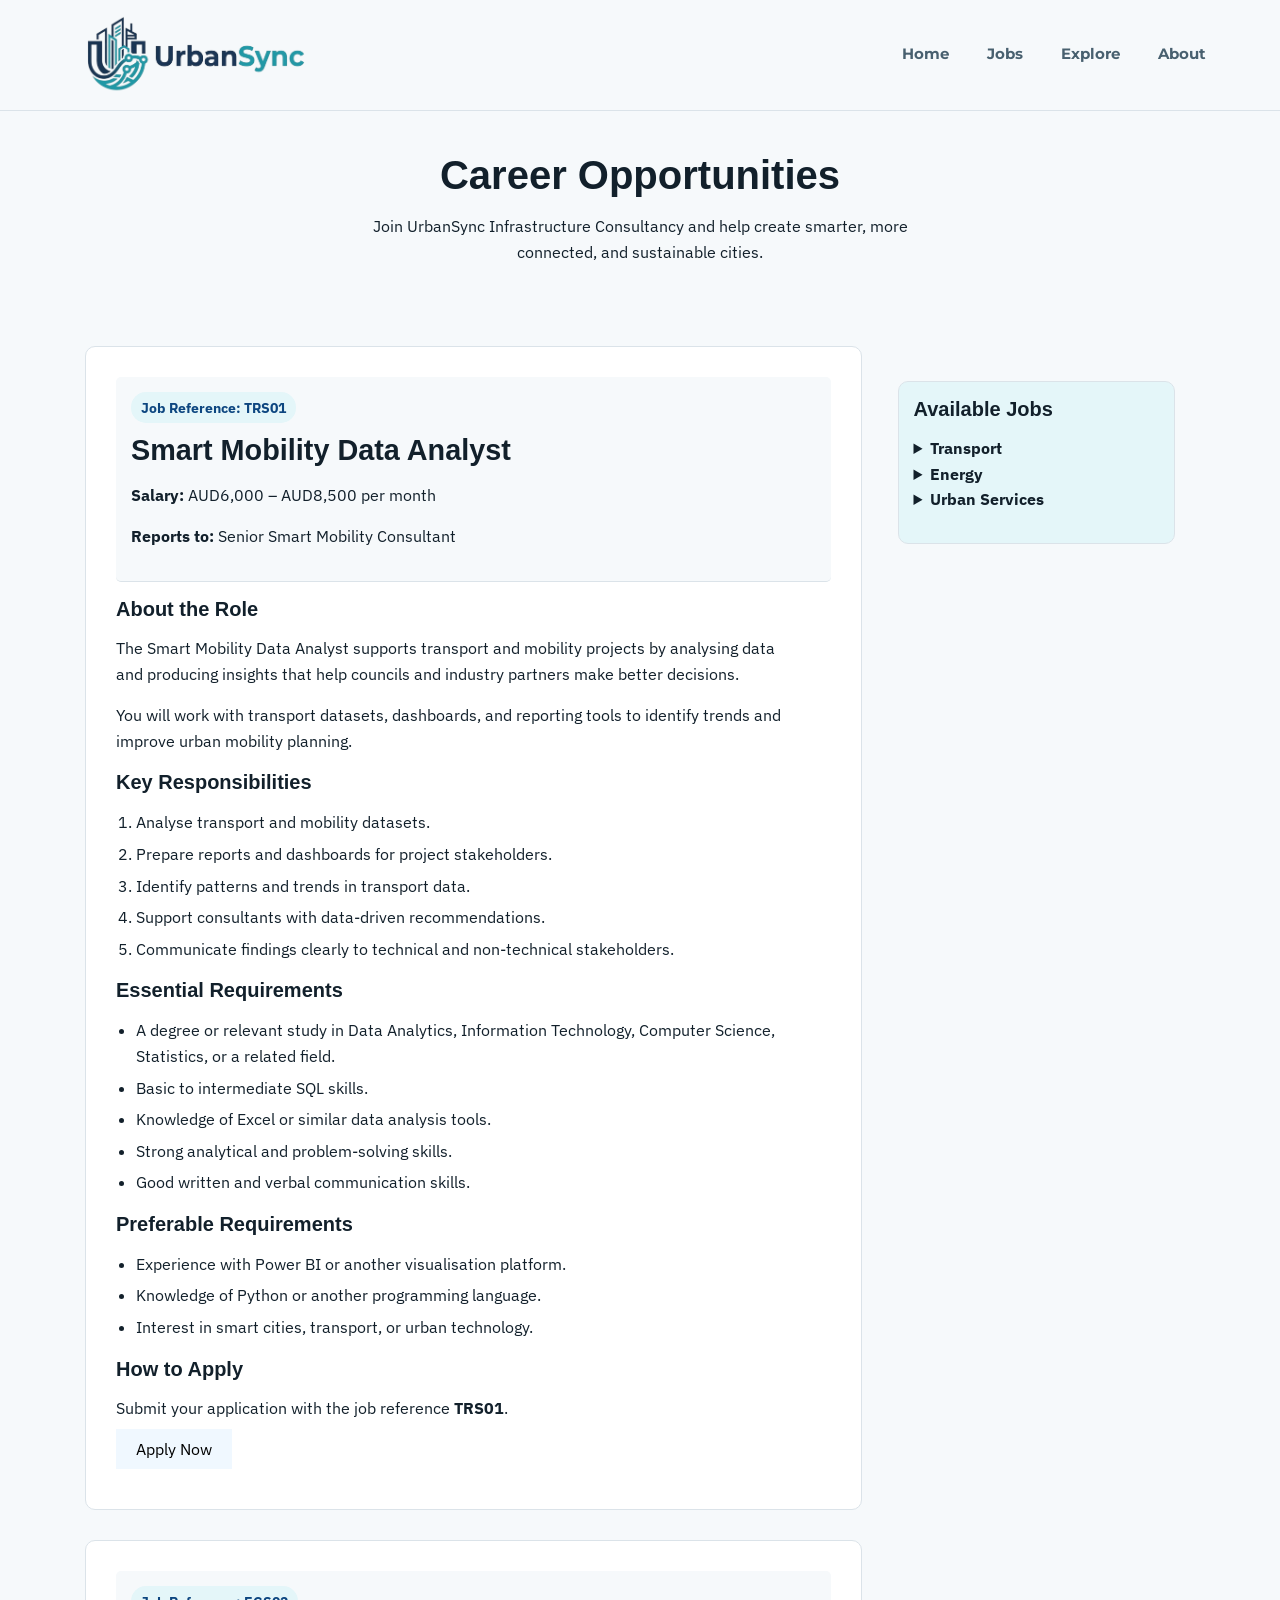
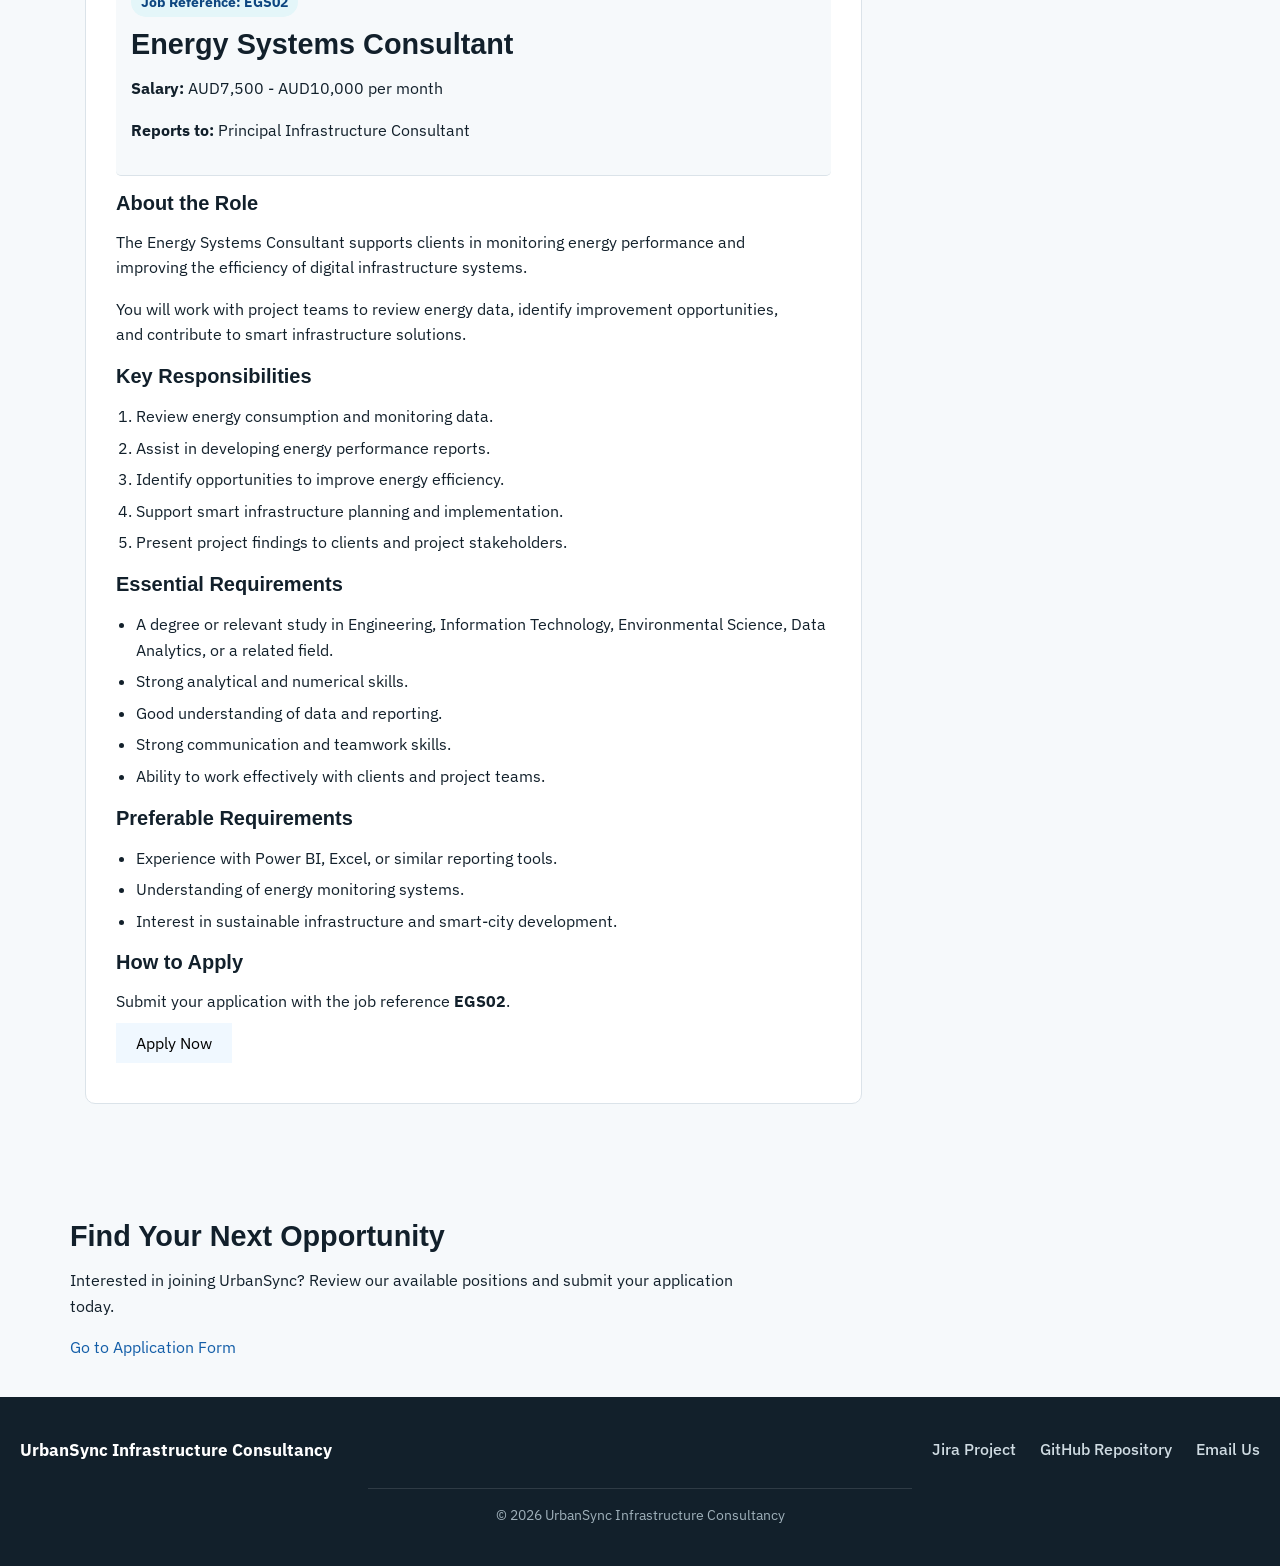
<file: jobs.html>
<!DOCTYPE html>
<html lang="en">
<head>
    <meta charset="UTF-8">
    <meta name="viewport" content="width=device-width, initial-scale=1.0">
    <title>Career Opportunities | UrbanSync Infrastructure Consultancy</title>
    <link rel="stylesheet" href="style.css">
    <style>
        .jobs-intro {
            text-align: center;
        }
        .job-reference {
            font-size: 0.9rem;
            font-weight: bold;
        }
    </style>
</head>
<body>
    <!-- ==================== HEADER ==================== -->
    <header>
        <nav class="main-nav" aria-label="Main navigation">
            <a href="index.html">
                 <img src="images/logo.png" alt="UrbanSync Logo" style="height: 80px; width: auto; margin-right: 10px;">
            </a>
            <a href="index.html">Home</a>
            <a href="jobs.html">Jobs</a>
            <a href="explore.html">Explore</a>
            <a href="about.html">About</a>
        </nav>
    </header>

    <!-- ==================== MAIN CONTENT ==================== -->
    <main>
        <!-- Page Introduction -->
        <section class="jobs-intro">
            <h1>Career Opportunities</h1>
            <p>Join UrbanSync Infrastructure Consultancy and help create smarter, more connected, and sustainable cities.</p>
        </section>

        
        
        <div class="job-list">
        <div class="job-column" >
        <!-- ==================== JOB 1 ==================== -->
        

        <section class="job-section" id="job1">
            <article class="job-card">
                <header>
                    <p class="job-reference">Job Reference: <strong>TRS01</strong></p>
                    <h2>Smart Mobility Data Analyst</h2>
                    <p><strong>Salary:</strong> AUD6,000 – AUD8,500 per month</p>
                    <p><strong>Reports to:</strong> Senior Smart Mobility Consultant</p>
                </header>

                <!-- Job Description -->
                <section>
                    <h3>About the Role</h3>
                    <p>The Smart Mobility Data Analyst supports transport and mobility projects by analysing data and producing insights that help councils and industry partners make better decisions.</p>
                    <p>You will work with transport datasets, dashboards, and reporting tools to identify trends and improve urban mobility planning.</p>
                </section>

                <!-- Responsibilities -->
                <section>
                    <h3>Key Responsibilities</h3>
                    <ol>
                        <li>Analyse transport and mobility datasets.</li>
                        <li>Prepare reports and dashboards for project stakeholders.</li>
                        <li>Identify patterns and trends in transport data.</li>
                        <li>Support consultants with data-driven recommendations.</li>
                        <li>Communicate findings clearly to technical and non-technical stakeholders.</li>
                    </ol>
                </section>

                <!-- Essential Requirements -->
                <section>
                    <h3>Essential Requirements</h3>
                    <ul>
                        <li>A degree or relevant study in Data Analytics, Information Technology, Computer Science, Statistics, or a related field.</li>
                        <li>Basic to intermediate SQL skills.</li>
                        <li>Knowledge of Excel or similar data analysis tools.</li>
                        <li>Strong analytical and problem-solving skills.</li>
                        <li>Good written and verbal communication skills.</li>
                    </ul>
                </section>

                <!-- Preferable Requirements -->
                <section>
                    <h3>Preferable Requirements</h3>
                    <ul>
                        <li>Experience with Power BI or another visualisation platform.</li>
                        <li>Knowledge of Python or another programming language.</li>
                        <li>Interest in smart cities, transport, or urban technology.</li>
                    </ul>
                </section>

                <!-- Application -->
                <section>

                <!-- Application -->
                <section>
                    <h3>How to Apply</h3>
                    <p>Submit your application with the job reference <strong>TRS01</strong>.</p>
                    <p class="apply-button"><a href="apply.html">Apply Now</a></p>
                </section>
            </article>
        </section>

        <!-- ==================== JOB 2 ==================== -->
        <section class="job-section" id="job2">
            <article class="job-card">
                <header>
                    <p class="job-reference">Job Reference: <strong>EGS02</strong></p>
                    <h2>Energy Systems Consultant</h2>
                    <p><strong>Salary:</strong> AUD7,500 - AUD10,000 per month</p>
                    <p><strong>Reports to:</strong> Principal Infrastructure Consultant</p>
                </header>

                <!-- Job Description -->
                <section>
                    <h3>About the Role</h3>
                    <p>The Energy Systems Consultant supports clients in monitoring energy performance and improving the efficiency of digital infrastructure systems.</p>
                    <p>You will work with project teams to review energy data, identify improvement opportunities, and contribute to smart infrastructure solutions.</p>
                </section>

                <!-- Responsibilities -->
                <section>
                    <h3>Key Responsibilities</h3>
                    <ol>
                        <li>Review energy consumption and monitoring data.</li>
                        <li>Assist in developing energy performance reports.</li>
                        <li>Identify opportunities to improve energy efficiency.</li>
                        <li>Support smart infrastructure planning and implementation.</li>
                        <li>Present project findings to clients and project stakeholders.</li>
                    </ol>
                </section>

                <!-- Essential Requirements -->
                <section>
                    <h3>Essential Requirements</h3>
                    <ul>
                        <li>A degree or relevant study in Engineering, Information Technology, Environmental Science, Data Analytics, or a related field.</li>
                        <li>Strong analytical and numerical skills.</li>
                        <li>Good understanding of data and reporting.</li>
                        <li>Strong communication and teamwork skills.</li>
                        <li>Ability to work effectively with clients and project teams.</li>
                    </ul>
                </section>

                <!-- Preferable Requirements -->
                <section>
                    <h3>Preferable Requirements</h3>
                    <ul>
                        <li>Experience with Power BI, Excel, or similar reporting tools.</li>
                        <li>Understanding of energy monitoring systems.</li>
                        <li>Interest in sustainable infrastructure and smart-city development.</li>
                    </ul>
                </section>

                <!-- Application -->
                <section>
                    <h3>How to Apply</h3>
                    <p>Submit your application with the job reference <strong>EGS02</strong>.</p>
                    <p class="apply-button"><a href="apply.html">Apply Now</a></p>
                </section>
            </article>
        </section>

        </div>

         <!-- ==================== SIDEBAR ==================== -->
      
         <aside class="job-aside" style="
        max-height: 75vh;
        float: right; width: 25%; 
        padding-left: 15px; 
        padding-top: 15px; 
        margin-top: 35px;
        top: 100px; position: 
        sticky; margin-right: 20px; 
        overflow-y: auto; 
        scrollbar-width: thin;
        ">
            <h3>Available Jobs</h3>
                <details>

                    <summary>Transport</summary>
                    <ul> 
                        <li><a href="#job1">Smart Mobility Data Analyst</a></li>
                    </ul>
                </details>

                <details>
                    <summary>Energy</summary>
                    <ul> 
                        <li><a href="#job2">Energy Systems Consultant</a></li>
                    </ul>

                </details>

                <details>
                    <summary>Urban Services</summary>
                    <ul> 
                        <li>Currently Unaviliable</li>
                    </ul>
                </details>

        </aside>
        </div>
        

        <!-- ==================== FINAL CALL TO ACTION ==================== -->
        
        <section class="go-apply-section">
            <h2>Find Your Next Opportunity</h2>
            <p>Interested in joining UrbanSync? Review our available positions and submit your application today.</p>
            <p><a href="apply.html">Go to Application Form</a></p>
        </section>
        
        
    </main>

    <!-- ==================== FOOTER ==================== -->
    <footer>

        <p>
            <strong>UrbanSync Infrastructure Consultancy</strong>
        </p>


        <nav aria-label="Footer navigation">
            <a href="https://minkhantkyaw3157.atlassian.net/jira/software/projects/UHP/boards/2/backlog?atlOrigin=eyJpIjoiNzYxYjM2ZmIwYTVkNGU5ZWIyMDAyNzI1ZTBjNDgzMmMiLCJwIjoiaiJ9">Jira Project</a>
            <a href="https://github.com/pyaekhantkyaw/G02-Smart-City-Infrastructure-Consultancy.git" target="_blank" rel="noopener noreferrer">GitHub Repository</a>
            <a href="mailto:urbanSync2026@gmail.com">Email Us</a>
        </nav>

        <p>
            &copy; 2026 UrbanSync Infrastructure Consultancy
        </p>

    </footer>
</body>
</html>
</file>
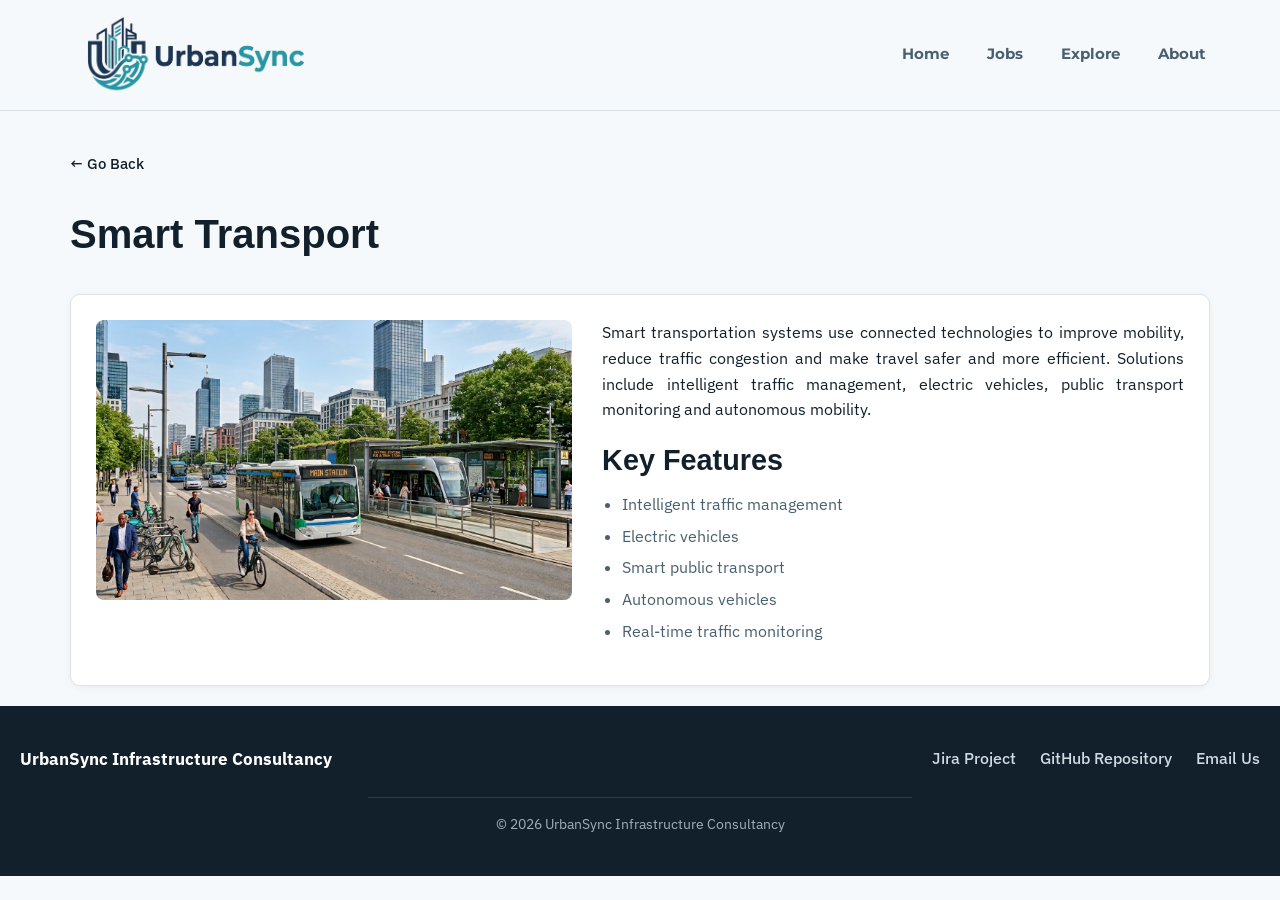
<file: transport.html>
<!DOCTYPE html>
<html lang="en">

<head>
    <meta charset="UTF-8">
    <meta name="viewport" content="width=device-width, initial-scale=1.0">

    <title>Transport | UrbanSync</title>

    <link rel="stylesheet" href="style.css">
</head>

<body>

    <header>
        <nav aria-label="Main navigation">

            <a href="index.html">
                <img src="images/logo.png" alt="UrbanSync Logo"
                style="height: 80px; width: auto; margin-right: 10px;">
            </a>
            <a href="index.html">Home</a>
            <a href="jobs.html">Jobs</a>
            <a href="explore.html">Explore</a>
            <a href="about.html">About</a>

        </nav>
    </header>


    <main>


        <section class="detail-section">
            <!-- GO BACK BUTTON -->
            <a href="explore.html" class="back-btn">&larr; Go Back</a>
            
            <h1 style="
            text-align: left; 
            font-size: 2.5em; 
            margin-bottom: 1rem;"
            >
                Smart Transport
            </h1>

            <div class="detail-container">

                <img
                    src="images/transport.jpeg"
                    alt="Smart transportation infrastructure"
                    class="detail-image"
                >

                <div class="detail-content">

                    <p class="detail-description">
                        Smart transportation systems use connected technologies to improve mobility, reduce traffic congestion and make travel safer and more efficient. Solutions include intelligent traffic management, electric vehicles, public transport monitoring and autonomous mobility.
                    </p>

                    <h2 class="detail-heading">
                        Key Features
                    </h2>

                    <ul class="detail-list">
                        <li>Intelligent traffic management</li>
                        <li>Electric vehicles</li>
                        <li>Smart public transport</li>
                        <li>Autonomous vehicles</li>
                        <li>Real-time traffic monitoring</li>
                    </ul>

                </div>

            </div>

        </section>

    </main>


    <footer>

        <p>
            <strong>UrbanSync Infrastructure Consultancy</strong>
        </p>


        <nav aria-label="Footer navigation">
            <a href="https://minkhantkyaw3157.atlassian.net/jira/software/projects/UHP/boards/2/backlog?atlOrigin=eyJpIjoiNzYxYjM2ZmIwYTVkNGU5ZWIyMDAyNzI1ZTBjNDgzMmMiLCJwIjoiaiJ9">Jira Project</a>
            <a href="https://github.com/pyaekhantkyaw/G02-Smart-City-Infrastructure-Consultancy.git" target="_blank" rel="noopener noreferrer">GitHub Repository</a>
            <a href="mailto:urbanSync2026@gmail.com">Email Us</a>
        </nav>

        <p>
            &copy; 2026 UrbanSync Infrastructure Consultancy
        </p>

    </footer>

</body>
</html>
</file>
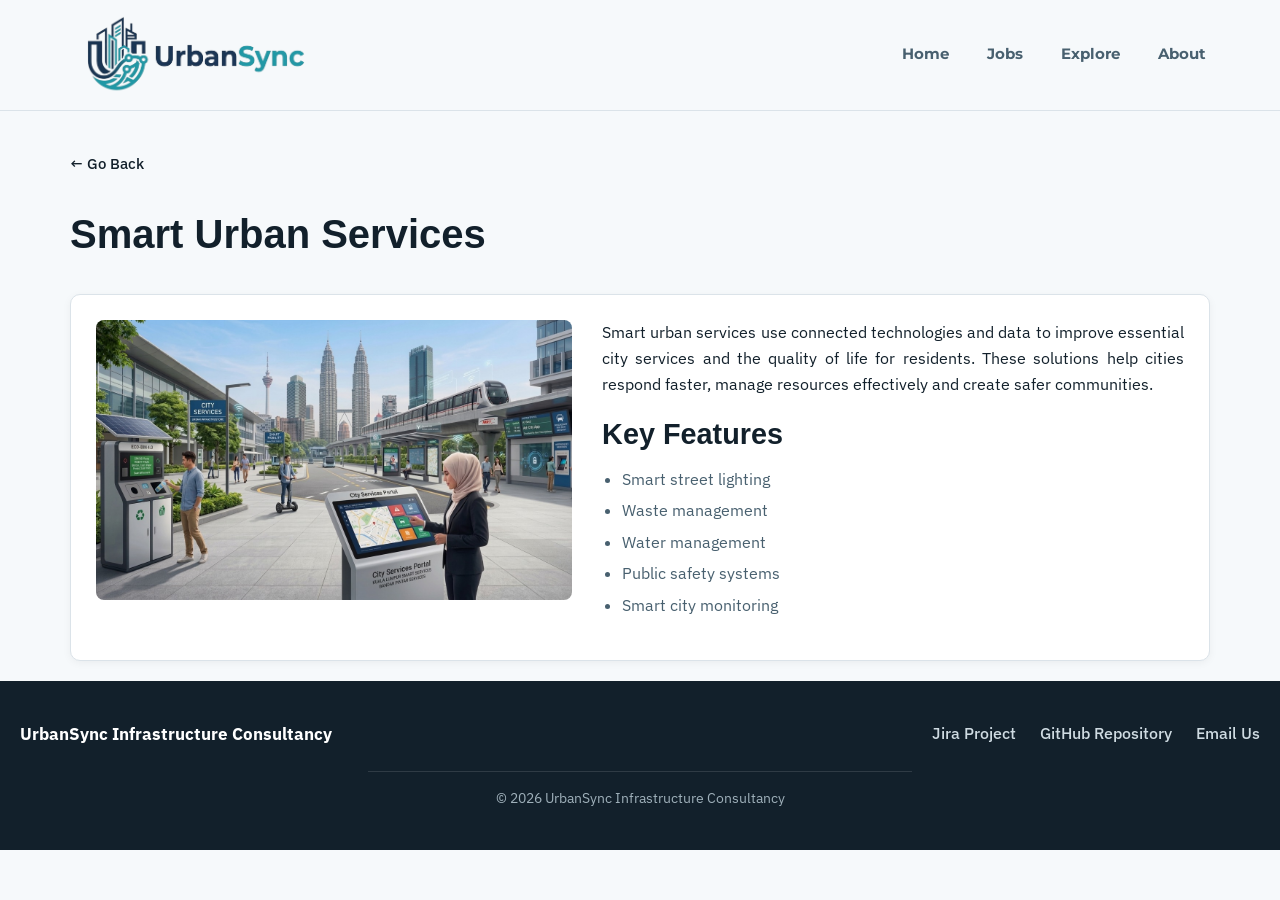
<file: urbanservices.html>
<!DOCTYPE html>
<html lang="en">

<head>
    <meta charset="UTF-8">
    <meta name="viewport" content="width=device-width, initial-scale=1.0">

    <title>Urban Services | UrbanSync</title>

    <link rel="stylesheet" href="style.css">
</head>

<body>

    <header>
        <nav aria-label="Main navigation">

            <a href="index.html">
                <img src="images/logo.png" alt="UrbanSync Logo"
                style="height: 80px; width: auto; margin-right: 10px;">
            </a>
            <a href="index.html">Home</a>
            <a href="jobs.html">Jobs</a>
            <a href="explore.html">Explore</a>
            <a href="about.html">About</a>

        </nav>
    </header>


    <main>



        <section class="detail-section">
            <!-- GO BACK BUTTON -->
            <a href="explore.html" class="back-btn">&larr; Go Back</a>

            <h1 style="
            text-align: left; 
            font-size: 2.5em; 
            margin-bottom: 1rem;"
            >
                Smart Urban Services
            </h1>

            <div class="detail-container">

                <img
                    src="images/urban_services.jpeg"
                    alt="Smart urban services and connected city infrastructure"
                    class="detail-image"
                >

                <div class="detail-content">

                    <p class="detail-description">
                        Smart urban services use connected technologies and data to improve essential city services and the quality of life for residents. These solutions help cities respond faster, manage resources effectively and create safer communities.
                    </p>

                    <h2 class="detail-heading">
                        Key Features
                    </h2>

                    <ul class="detail-list">
                        <li>Smart street lighting</li>
                        <li>Waste management</li>
                        <li>Water management</li>
                        <li>Public safety systems</li>
                        <li>Smart city monitoring</li>
                    </ul>

                </div>

            </div>

        </section>

    </main>

    <footer>

        <p>
            <strong>UrbanSync Infrastructure Consultancy</strong>
        </p>

        <nav aria-label="Footer navigation">
            <a href="https://minkhantkyaw3157.atlassian.net/jira/software/projects/UHP/boards/2/backlog?atlOrigin=eyJpIjoiNzYxYjM2ZmIwYTVkNGU5ZWIyMDAyNzI1ZTBjNDgzMmMiLCJwIjoiaiJ9">Jira Project</a>
            <a href="https://github.com/pyaekhantkyaw/G02-Smart-City-Infrastructure-Consultancy.git" target="_blank" rel="noopener noreferrer">GitHub Repository</a>
            <a href="mailto:urbanSync2026@gmail.com">Email Us</a>
        </nav>

        <p>
            &copy; 2026 UrbanSync Infrastructure Consultancy
        </p>

    </footer>
</body>
</html>
</file>
<file: style.css>
/* ==========================================================================
   UrbanSync Infrastructure Consultancy — Global Stylesheet
   ========================================================================== */
@import url('https://fonts.googleapis.com/css2?family=IBM+Plex+Sans:wght@400;500;600&display=swap');
@import url('https://fonts.googleapis.com/css2?family=Montserrat:wght@400;500;700&display=swap');

/* ---------- Color & Font Variables ---------- */
:root {
    --color-ink: #12202b;
    --color-ink-soft: #48606f;
    --color-paper: #f6f9fb;
    --color-surface: #ffffff;
    --color-border: #dbe3e9;
    --color-primary: #135ea8;
    --color-primary-dark: #0d4680;
    --color-accent: #00a6c0;
    --color-accent-soft: #e4f6f9;
}

/* ---------- Base Reset ---------- */
* {
    box-sizing: border-box;
}

html {
    scroll-behavior: smooth;
}

body {
    margin: 0;
    font-family: "IBM Plex Sans", "Segoe UI", Roboto, sans-serif;
    font-size: 16px;
    line-height: 1.6;
    color: var(--color-ink);
    background-color: var(--color-paper);
}

img {
    max-width: 100%;
    display: block;
}

h1, h2, h3, h4 {
    font-family: "Space Grotesk", "Segoe UI", Roboto, sans-serif;
    line-height: 1.2;
    margin: 0 0 15px;
    color: var(--color-ink);
}

h1 { font-size: 2.5rem; }
h2 { font-size: 1.8rem; }
h3 { font-size: 1.25rem; }

p {
    margin: 0 0 16px;
    max-width: 68ch;
}

a {
    color: var(--color-primary);
    text-decoration: none;
}

a:hover {
    color: var(--color-primary-dark);
    text-decoration: underline;
}

ul, ol {
    padding-left: 20px;
}

li {
    margin-bottom: 6px;
}

button {
    font-family: inherit;
    cursor: pointer;
}

table {
    border-collapse: collapse;
    width: 100%;
}

.hero-title p {
    margin: 0;
}

/* ---------- Layout Shell ---------- */
main {
    display: flex;
    flex-direction: column;
    gap: 50px;
    max-width: 1180px;
    margin: 0 auto;
    padding: 40px 20px 0;
}

section > h2 {
    margin-bottom: 15px;
}

/* ==========================================================================
   HEADER / NAVIGATION
   ========================================================================== */
header {
    position: sticky;
    top: 0;
    z-index: 50;
    background: #f6f9fb;
    border-bottom: 1px solid var(--color-border);
}

header nav {
    display: flex;
    align-items: center;
    flex-wrap: wrap;
    gap: 15px 30px;
    max-width: 1180px;
    margin: 0 auto;
    padding: 15px 20px;
}

header nav > a:first-child {
    font-family: "Space Grotesk", sans-serif;
    font-size: 1.2rem;
    color: var(--color-ink);
    margin-right: auto;
    text-decoration: none;
}

header nav > a:first-child strong {
    font-weight: bold;
}

header nav > a:first-child:hover {
    color: var(--color-primary);
}

header nav > a:not(:first-child) {
    color: var(--color-ink-soft);
    font-family: "Montserrat", "Segoe UI", Roboto, sans-serif;
    font-weight: 700;
    font-size: 0.95rem;
    padding: 6px 4px;
    text-decoration: none;
    border-bottom: 2px solid transparent;
    transition: color 0.15s, border-color 0.15s;
}

header nav > a:not(:first-child):hover {
    color: var(--color-primary);
    border-bottom-color: var(--color-accent);
}

.hero-content a.apply-btn {
  background: transparent;               /* remove solid fill */
  color: var(--color-primary);           /* text color */
  border: 2px solid var(--color-primary);/* border only */
}

.hero-content a.apply-btn:hover {
  background: var(--color-primary);      /* fill on hover */
  color: #fff;                           /* text turns white */
}

@media (max-width: 480px) {
    header nav > a:first-child {
        flex-basis: 100%;
        margin-right: 0;
    }
}

/* ==========================================================================
   Slider Section
   ========================================================================== */
.hero {
    display: flex;
    flex-direction: column;
    gap: 30px;
    align-items: center;
    padding-top: 20px;
}

.hero-buttons {
    display: flex;
    flex-wrap: wrap;
    gap: 12px;
    align-items: center;
    margin-top: 20px;
}

/* FIX 1: Change selector to target the buttons inside the flex container */
.hero-buttons a {
    display: inline-block;
    padding: 12px 24px;
    background: var(--color-primary);
    color: #ffffff;
    border-radius: 25px;
    font-weight: 600;
    text-decoration: none;
    transition: background 0.15s, color 0.15s;
    border: 2px solid transparent; /* Keeps sizing consistent when border is added */
}

.hero-buttons a:hover {
    background: var(--color-primary-dark);
    text-decoration: none;
}

/* Apply Now Button Styles */
.hero-buttons a.apply-btn {
    background: transparent;
    color: var(--color-primary);
    border: 2px solid var(--color-primary);
}

.hero-buttons a.apply-btn:hover {
    background: var(--color-primary);
    color: #fff;
}

/* ==========================================================================
   SLIDESHOW
   ========================================================================== */
.slideshow {
    width: 100%;
    max-width: 600px;
    overflow: hidden;
    margin: 0 auto;
    border-radius: 10px; /* Moves the rounded corners up to the container */
    box-shadow: 0 4px 12px rgba(0, 0, 0, 0.1);
}

.slideshow-track {
    display: flex;
    width: 300%; 
    animation: autoSlide 9s infinite; 
}

/* FIX 2: Add height and object-fit to prevent squishing */
.slideshow-track img {
    width: 33.333%; 
    height: 350px; /* Adjust this height to match your desired aesthetic */
    object-fit: cover; /* Ensures images crop nicely instead of stretching */
    display: block;
}

@keyframes autoSlide {
    0% { transform: translateX(0%); }              
    28% { transform: translateX(0%); }              
    33% { transform: translateX(-33.333%); }        
    61% { transform: translateX(-33.333%); }        
    66% { transform: translateX(-66.666%); }       
    95% { transform: translateX(-66.666%); }        
    100% { transform: translateX(0%); }           
}

/* Desktop Grid Layout */
@media (min-width: 860px) {
    .hero {
        display: grid;
        grid-template-columns: 1.1fr 0.9fr;
        gap: 50px;
        align-items: center; /* Centers the text block vertically with the image */
    }
}

/* ==========================================================================
   CARD GRIDS
   ========================================================================== */
.service-cards,
.benefit-cards,
.insight-cards {
    display: grid;
    gap: 20px;
    grid-template-columns: repeat(auto-fit, minmax(240px, 1fr));
    margin-top: 20px;
}

.service-cards article,
.benefit-cards article,
.insight-cards article {
    background: var(--color-surface);
    border: 1px solid var(--color-border);
    border-radius: 10px;
    padding: 24px;
    box-shadow: 0 2px 8px rgba(0, 0, 0, 0.05);
}

/* ==========================================================================
   TABLES
   ========================================================================== */
.services-table,
.fun-facts-table {
    display: table; /* Changed from 'block' to 'table' so it spans 100% width */
    width: 100%;
    background: var(--color-surface);
    border: 1px solid var(--color-border);
    border-radius: 10px;
    overflow: hidden;
}

.services-table caption,
.fun-facts-table caption {
    text-align: left;
    padding: 16px 20px 0;
    font-weight: 600;
    color: var(--color-ink-soft);
}

.services-table th,
.services-table td,
.fun-facts-table th,
.fun-facts-table td {
    padding: 14px 20px;
    text-align: left;
    border-bottom: 1px solid var(--color-border);
    white-space: normal; /* Allows text to wrap evenly across columns */
}

.services-table thead th,
.fun-facts-table thead th {
    background: var(--color-accent-soft);
    color: var(--color-primary-dark);
    font-weight: 600;
}

.job-aside {
    float: right;
    width: 100%;
    background: var(--color-accent-soft);
    border-radius: 10px;
    padding: 30px;
    border: 1px solid var(--color-border);
}

.job-aside h2 {
    margin-bottom: 10px;
    font-size: 1.4rem;   
}

.job-aside ul li {
    list-style-type: disc;  
    padding-left: 20px;
    font-size: 1rem;   

}

/* ==========================================================================
   COMMUNITY COMMITMENT
   ========================================================================== */
.commitment {
    background: var(--color-accent-soft);
    border-radius: 10px;
    padding: 40px 20px;
    text-align: center;
}

.commitment p {
    max-width: 600px;
    margin: 0 auto;
}

/* ==========================================================================
   SEARCH FORM
   ========================================================================== */
#search form {
    display: flex;
    flex-wrap: wrap;
    gap: 12px;
    align-items: center;
    background: var(--color-surface);
    border: 1px solid var(--color-border);
    border-radius: 10px;
    padding: 20px;
}

#search label {
    font-weight: 600;
}

#search input[type="search"] {
    flex: 1;
    min-width: 200px;
    padding: 10px;
    border: 1px solid var(--color-border);
    border-radius: 6px;
    font-size: 1rem;
}

#search button {
    padding: 10px 20px;
    background: var(--color-primary);
    color: #ffffff;
    border: none;
    border-radius: 6px;
    font-weight: 600;
}

#search button:hover {
    background: var(--color-primary-dark);
}

/* ==========================================================================
   EXPLORE PAGE
   ========================================================================== */
.section-heading {
    max-width: 600px;
    margin-bottom: 30px;
}

.section-heading span {
    display: inline-block;
    color: var(--color-accent);
    font-weight: 600;
    font-size: 0.85rem;
    margin-bottom: 5px;
}

/* Cards & Card Grid */
.cards {
    display: grid;
    gap: 25px;
    grid-template-columns: repeat(auto-fit, minmax(260px, 1fr));
}

.card {
    background: var(--color-surface);
    border: 1px solid var(--color-border);
    border-radius: var(--radius, 10px);
    overflow: hidden;
    display: flex;
    flex-direction: column;
    box-shadow: 0 2px 8px rgba(0, 0, 0, 0.05);
    transition: transform 0.2s ease, box-shadow 0.2s ease;
}

.card:hover {
    transform: translateY(-3px);
    box-shadow: 0 6px 16px rgba(18, 32, 43, 0.12);
}

.card-image {
    width: 100%;
    height: 180px;
    overflow: hidden;
}

.card-image img {
    width: 100%;
    height: 100%;
    object-fit: cover;
}

.card-content {
    padding: 20px;
    flex: 1;
    display: flex;
    flex-direction: column;
}

.card-content h3 {
    margin-bottom: 10px;
}

.card-content p {
    text-align: justify;
    margin-bottom: 15px;
}

/* Explore Button */
.explore-btn,
.card-content a.explore-btn {
    display: inline-block;
    margin-top: auto;
    padding: 10px 18px;
    background: var(--color-primary);
    color: #ffffff;
    border-radius: 6px;
    font-weight: 600;
    text-decoration: none;
    width: fit-content;
    transition: background 0.15s ease, transform 0.15s ease;
}

.explore-btn:hover {
    background: var(--color-primary-dark);
    transform: translateX(2px);
}

/* Info Banner & Feature Grid */
.info-banner {
    background: var(--color-ink);
    color: #eef3f6;
    border-radius: var(--radius, 10px);
    padding: 40px 20px;
    text-align: center;
}

.info-banner-title {
    color: #ffffff;
}

.info-banner-text {
    max-width: 600px;
    margin: 0 auto 30px;
    color: #c7d4db;
}

.feature-grid {
    display: grid;
    gap: 20px;
    grid-template-columns: repeat(auto-fit, minmax(200px, 1fr));
    text-align: left;
}

.feature-card {
    background: rgba(255, 255, 255, 0.06);
    border: 1px solid rgba(255, 255, 255, 0.14);
    border-radius: 8px;
    padding: 20px;
}

.feature-title {
    color: #ffffff;
    margin-bottom: 8px;
}

.feature-text {
    color: #c7d4db;
    margin: 0;
}

/* ==========================================================================
   DETAIL PAGES — energy / transport / urbanservices
   ========================================================================== */
.detail-section {
    display: flex;
    flex-direction: column;
    gap: 20px;
}

.back-btn {
    display: inline-block;
    margin-bottom: 15px;
    text-decoration: none;
    color: var(--color-ink, #333);
    font-weight: 500;
    font-size: 0.95rem;
    transition: color 0.2s ease;
}

.back-btn:hover {
    color: var(--color-primary, #0056b3);
    text-decoration: underline;
}

.detail-container {
    display: grid;
    grid-template-columns: 1fr;
    gap: 30px;
    background: var(--color-surface);
    border: 1px solid var(--color-border);
    border-radius: var(--radius, 10px);
    padding: 25px;
    box-shadow: 0 2px 8px rgba(0, 0, 0, 0.05);
}

.detail-image {
    width: 100%;
    height: 280px;
    object-fit: cover;
    border-radius: 8px;
}

.detail-description {
    text-align: justify;
}

.detail-heading {
    margin-top: 20px;
}

.detail-list {
    margin-top: 8px;
}

.detail-list li {
    color: var(--color-ink-soft);
}

@media (min-width: 760px) {
    .detail-container {
        grid-template-columns: 0.9fr 1.1fr;
        align-items: start;
    }
}
/* ==========================================================================
   JOBS PAGE & APPLICATION FORM
   ========================================================================== */
.jobs-intro,
.application-intro,
.about-intro {
    max-width: 600px;
    text-align: center;
    margin: 0 auto;
}

.job-card {
    background: var(--color-surface);
    border: 1px solid var(--color-border);
    border-radius: 10px;
    padding: 30px;
}

.job-card > header {
    margin-bottom: 20px;
    border-bottom: 1px solid var(--color-border);
    padding-bottom: 15px;
}

.job-list {
	box-sizing: border-box; 
	width: 100%; padding: 15px;
}

.job-column {
	float: left; width: 70%; 
	box-sizing: border-box; 
}

.job-section {
	margin-bottom: 30px;

}

.job-card header {
	position: static; 
	padding: 15px; 
	border-radius: 5px;  
	margin-bottom: 15px;
}

.apply-button a {
	background-color: aliceblue; 
	padding: 10px 20px; 
	text-decoration: none; 
	color: #000;

}

.job-aside summary {
	font-weight: bold;
        margin-bottom: 0px;

}


.job-aside ul {
	padding-right: 0; 
	list-style-type: none; 
	line-height: 1.2em; 
	font-size: 14px;
}

.go-apply-section {
	clear: both; 
	padding-top: 20px;

}

.job-reference {
    display: inline-block;
    color: var(--color-primary-dark);
    background: var(--color-accent-soft);
    padding: 4px 10px;
    border-radius: 15px;
    margin-bottom: 10px;
}

.application-form fieldset {
    border: 1px solid var(--color-border);
    border-radius: 10px;
    padding: 25px;
    margin: 0 0 25px;
    background: var(--color-surface);
}

.application-form legend {
    font-weight: 600;
    padding: 0 8px;
    color: var(--color-primary-dark);
}

.form-grid {
    display: grid;
    grid-template-columns: 1fr;
    gap: 15px;
}

.form-grid label {
    display: block;
    font-weight: 600;
    margin-bottom: 5px;
}

.application-form input[type="text"],
.application-form input[type="email"],
.application-form input[type="tel"],
.application-form input[type="search"],
.application-form select,
.application-form textarea {
    width: 100%;
    padding: 10px;
    border: 1px solid var(--color-border);
    border-radius: 6px;
    font: inherit;
    background: var(--color-paper);
}

.application-form textarea {
    resize: vertical;
    min-height: 120px;
}

.radio-group,
.checkbox-group {
    display: flex;
    flex-wrap: wrap;
    gap: 10px 20px;
    margin-top: 8px;
}

.radio-group label,
.checkbox-group label {
    display: inline-flex;
    align-items: center;
    gap: 6px;
    font-weight: 500;
}

.form-buttons {
    display: flex;
    gap: 15px;
}

.form-buttons button {
    padding: 12px 24px;
    border-radius: 6px;
    font-weight: 600;
    border: 1px solid transparent;
}

.form-buttons button[type="submit"] {
    background: var(--color-primary);
    color: #ffffff;
}

.form-buttons button[type="submit"]:hover {
    background: var(--color-primary-dark);
}

.form-buttons button[type="reset"] {
    background: transparent;
    color: var(--color-ink-soft);
    border: 1px solid var(--color-border);
}

@media (min-width: 640px) {
    .form-grid {
        grid-template-columns: 1fr 1fr;
    }
}

/* ==========================================================================
   ABOUT PAGE
   ========================================================================== */
.group-info {
    background-color: var(--color-accent-soft);
    border-left: 5px solid var(--color-primary);
    border-radius: 0 10px 10px 0;
    padding: 25px;
}

.team-contributions {
    display: grid;
    gap: 20px;
}

.team-card {
    background: var(--color-surface);
    border: 1px solid var(--color-border);
    border-radius: 10px;
    padding: 20px;
    display: flex;
    flex-direction: column;
    gap: 10px;
}

.team-card dt {
    font-size: 1.15rem;
    font-weight: bold;
    color: var(--color-ink);
    padding-bottom: 8px;
    border-bottom: 1px solid var(--color-border);
}

.team-card dd {
    margin: 0;
    display: flex;
    flex-direction: column;
    gap: 8px;
}

.team-contributions blockquote {
    margin: 5px 0;
    padding: 10px 15px;
    border-left: 3px solid var(--color-accent);
    background: var(--color-accent-soft);
    font-style: italic;
}

@media (min-width: 700px) {
    .team-contributions {
        grid-template-columns: 1fr 1fr;
    }
}

.group-photo {
    margin: 0;
    border-radius: 10px;
    overflow: hidden;
}

.group-photo img {
    width: 100%;
    height: auto;
    border-radius: 8px; /* Optional: smooth rounded corners */
}


.group-photo figcaption {
    padding: 12px;
    background: var(--color-surface);
    color: var(--color-ink-soft);
    font-size: 0.9rem;
}

/* ==========================================================================
   FOOTER
   Left  : brand name + tagline
   Right : Jira / GitHub / Email links
   Centre: copyright, on its own full-width line
   Works whether the footer has a class on <nav> or not, and degrades
   gracefully on the pages that are currently missing the brand/links markup.
   ========================================================================== */
   
footer {
    display: grid;
    grid-template-columns: 1fr auto;
    grid-template-areas:
        "brand links"
        "copyright copyright";
    align-items: center;
    gap: 0.5rem 2rem;
    background: var(--color-ink);
    color: #cfdbe2;
    padding: 40px 20px;
    margin-top: 20px;
}

footer > p:first-of-type {
    grid-area: brand;
    justify-self: start;
    text-align: left;
    margin: 0;
    max-width: 40ch;
}

footer > p:first-of-type strong {
    color: #fff;
    font-family: var(--font-display);
    font-size: 1.05rem;
}

footer nav,
footer > p:nth-of-type(2) {
    grid-area: links;
}

footer nav {
    display: flex;
    flex-wrap: wrap;
    gap: 0.5rem 1.5rem;
    justify-self: end;
}

footer nav a {
    color: #cfdbe2;
    font-weight: 500;
    text-decoration: none;
    border-bottom: 1px solid transparent;
    transition: color 0.15s var(--ease), border-color 0.15s var(--ease);
}

footer nav a:hover {
    color: #fff;
    border-color: var(--color-accent);
}

/* Pages where the tagline is the *second* <p> and there's no nav: keep it
   in the brand column rather than misreading it as the links column. */
footer .footer-tagline {
    grid-area: brand;
    justify-self: start;
    text-align: left;
    margin: 0.25rem 0 0;
    color: #a9bac4;
    font-size: 0.92rem;
}

footer > p:last-of-type {
    grid-area: copyright;
    justify-self: center;
    text-align: center;
    margin: 1rem 0 0;
    padding-top: 1rem;
    border-top: 1px solid rgba(255, 255, 255, 0.12);
    color: #9fb0ba;
    font-size: 0.85rem;
    width: 100%;
}

@media (max-width: 640px) {
    footer {
        grid-template-columns: 1fr;
        grid-template-areas:
            "brand"
            "links"
            "copyright";
        text-align: center;
    }
    footer > p:first-of-type,
    footer:not(:has(nav)) > p:nth-of-type(2) {
        justify-self: center;
        text-align: center;
        max-width: 100%;
    }
    footer nav { justify-self: center; }
}
</file>
